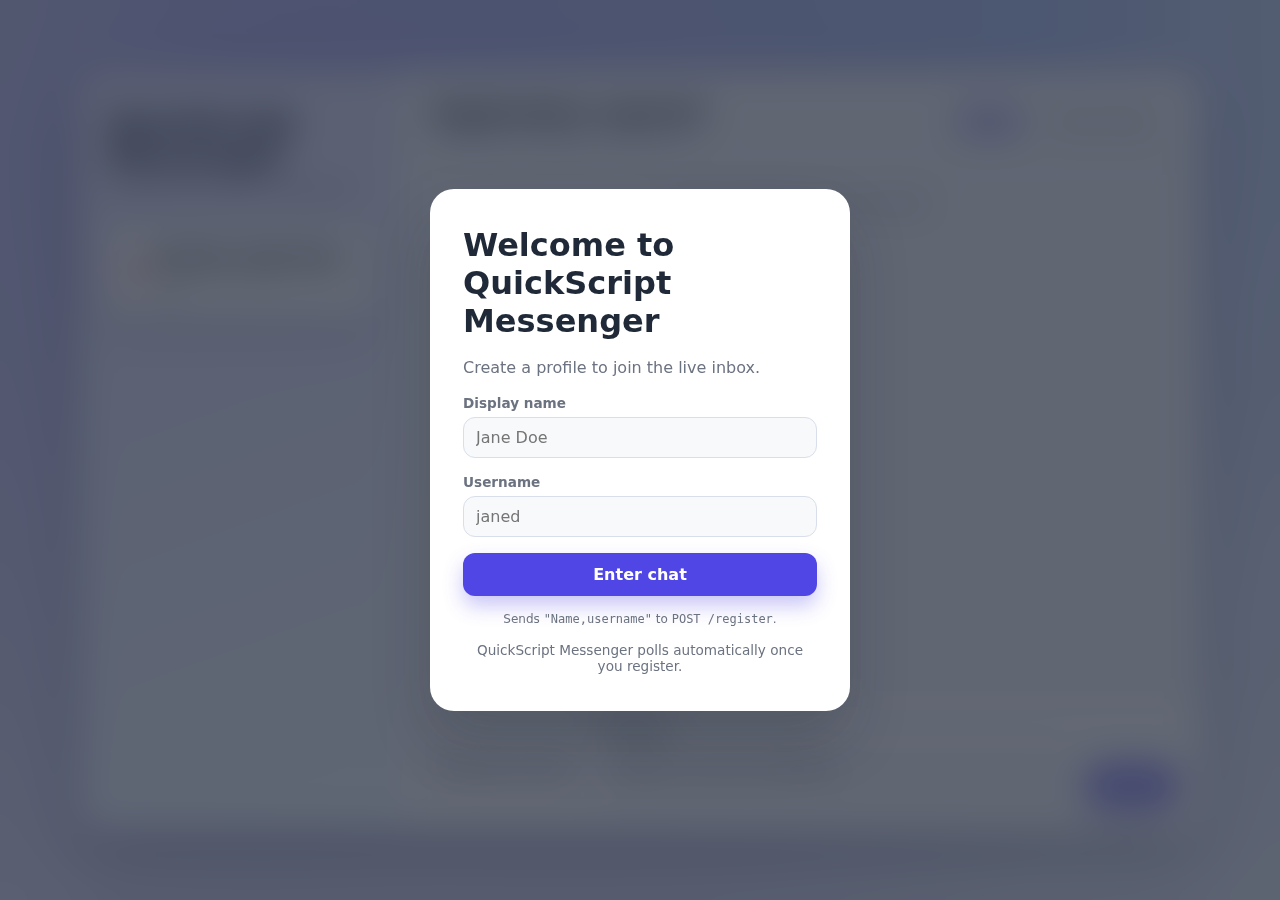
<file: index.html>
<!doctype html>
<html lang="en">

<head>
    <meta charset="utf-8" />
    <title>QuickScript Messenger</title>
    <meta name="viewport" content="width=device-width,initial-scale=1" />
    <style>
        * {
            box-sizing: border-box;
        }

        :root {
            color-scheme: light;
            --bg: #f3f4f7;
            --surface: #ffffff;
            --surface-alt: #f8f9fb;
            --border: #d8deea;
            --accent: #4f46e5;
            --accent-soft: rgba(79, 70, 229, 0.12);
            --text-primary: #1f2937;
            --text-secondary: #6b7280;
            --shadow: 0 30px 60px rgba(15, 23, 42, 0.18);
        }

        @media (prefers-color-scheme: dark) {
            :root {
                color-scheme: dark;
                --bg: #0f172a;
                --surface: #111827;
                --surface-alt: #1f2937;
                --border: #1f2937;
                --accent: #818cf8;
                --accent-soft: rgba(129, 140, 248, 0.2);
                --text-primary: #e2e8f0;
                --text-secondary: #9ca3af;
                --shadow: 0 30px 60px rgba(2, 6, 23, 0.6);
            }
        }

        body {
            margin: 0;
            min-height: 100vh;
            display: flex;
            align-items: center;
            justify-content: center;
            background: radial-gradient(80% 120% at 20% 20%, rgba(79, 70, 229, 0.3), transparent),
                radial-gradient(80% 120% at 80% 0%, rgba(59, 130, 246, 0.25), transparent), var(--bg);
            font-family: "Inter", "Segoe UI", system-ui, -apple-system, BlinkMacSystemFont, sans-serif;
            color: var(--text-primary);
            padding: 32px 12px;
        }

        .overlay {
            position: fixed;
            inset: 0;
            display: flex;
            align-items: center;
            justify-content: center;
            padding: 24px;
            background: rgba(15, 23, 42, 0.65);
            backdrop-filter: blur(18px);
            transition: opacity 0.35s ease;
            z-index: 999;
        }

        .overlay.hidden {
            opacity: 0;
            pointer-events: none;
        }

        .overlay-content {
            width: min(420px, 100%);
        }

        .overlay-card {
            background: var(--surface);
            border-radius: 24px;
            padding: 36px 32px;
            box-shadow: 0 30px 60px rgba(15, 23, 42, 0.2);
            border: 1px solid rgba(255, 255, 255, 0.28);
            display: flex;
            flex-direction: column;
            gap: 18px;
        }

        .overlay-card h1 {
            margin: 0;
            font-size: 2rem;
        }

        .overlay-card p {
            margin: 0;
            color: var(--text-secondary);
        }

        .overlay-form {
            display: flex;
            flex-direction: column;
            gap: 16px;
        }

        .overlay-form .hint {
            text-align: center;
        }

        .overlay-submit {
            width: 100%;
            padding: 12px;
            font-weight: 600;
        }

        .overlay-status {
            min-height: 1.2em;
            text-align: center;
            font-size: 0.85rem;
            color: var(--text-secondary);
        }

        .overlay-status.error {
            color: #ef4444;
        }

        .overlay-status.success {
            color: #22c55e;
        }

        .app {
            display: flex;
            width: min(1120px, 100%);
            height: min(760px, 95vh);
            background: var(--surface);
            border-radius: 26px;
            overflow: hidden;
            box-shadow: var(--shadow);
        }

        .sidebar {
            flex: 0 0 320px;
            display: flex;
            flex-direction: column;
            gap: 28px;
            padding: 36px 28px;
            background: linear-gradient(160deg, rgba(79, 70, 229, 0.14), rgba(14, 165, 233, 0.05));
            border-right: 1px solid var(--border);
        }

        .brand {
            display: flex;
            flex-direction: column;
            gap: 8px;
        }

        .brand-title {
            margin: 0;
            font-weight: 700;
            font-size: 1.8rem;
        }

        .brand-subtitle {
            margin: 0;
            font-size: 0.9rem;
            color: var(--text-secondary);
        }

        .card {
            background: var(--surface);
            border-radius: 18px;
            border: 1px solid rgba(255, 255, 255, 0.4);
            box-shadow: 0 15px 35px rgba(15, 23, 42, 0.12);
            padding: 18px 20px;
        }

        .card h2 {
            margin: 0 0 16px;
            font-size: 1.1rem;
        }

        label {
            display: block;
            font-size: 0.85rem;
            font-weight: 600;
            margin-bottom: 6px;
            color: var(--text-secondary);
        }

        input,
        textarea {
            width: 100%;
            padding: 10px 12px;
            border-radius: 12px;
            border: 1px solid var(--border);
            background: var(--surface-alt);
            color: inherit;
            font: inherit;
            transition: border 0.2s, box-shadow 0.2s;
        }

        input:focus,
        textarea:focus {
            outline: none;
            border-color: var(--accent);
            box-shadow: 0 0 0 3px var(--accent-soft);
        }

        textarea {
            resize: none;
        }

        button {
            font: inherit;
            cursor: pointer;
            border-radius: 12px;
            border: none;
            padding: 10px 14px;
            transition: transform 0.15s ease, box-shadow 0.2s ease;
        }

        button:disabled {
            opacity: 0.6;
            cursor: not-allowed;
        }

        .primary-button {
            background: var(--accent);
            color: #fff;
            box-shadow: 0 10px 20px rgba(79, 70, 229, 0.3);
        }

        .secondary-button {
            width: 100%;
            background: var(--surface-alt);
            border: 1px solid var(--border);
            color: var(--text-primary);
        }

        .ghost-button {
            background: transparent;
            border: 1px solid transparent;
            color: var(--text-secondary);
            padding: 8px 12px;
        }

        .primary-button:hover,
        .secondary-button:hover,
        .ghost-button:hover {
            transform: translateY(-1px);
        }

        .hint {
            margin-top: 12px;
            font-size: 0.75rem;
            color: var(--text-secondary);
        }

        .status {
            display: flex;
            align-items: center;
            gap: 12px;
        }

        .status-indicator {
            width: 12px;
            height: 12px;
            border-radius: 50%;
            background: #ef4444;
            box-shadow: 0 0 0 3px rgba(239, 68, 68, 0.18);
        }

        .status-indicator.online {
            background: #22c55e;
            box-shadow: 0 0 0 3px rgba(34, 197, 94, 0.18);
        }

        .status-title {
            font-weight: 600;
            margin-bottom: 2px;
        }

        .status-subtitle {
            font-size: 0.8rem;
            color: var(--text-secondary);
        }

        .chat {
            flex: 1;
            display: flex;
            flex-direction: column;
            background: var(--surface-alt);
        }

        .chat-header {
            display: flex;
            justify-content: space-between;
            align-items: center;
            padding: 28px 32px 20px;
            border-bottom: 1px solid var(--border);
            gap: 16px;
        }

        .chat-header h2 {
            margin: 0;
            font-size: 1.4rem;
        }

        .chat-header p {
            margin: 4px 0 0;
            font-size: 0.9rem;
            color: var(--text-secondary);
        }

        .header-actions {
            display: flex;
            align-items: center;
            gap: 12px;
        }

        .user-chip {
            padding: 8px 12px;
            border-radius: 999px;
            background: var(--accent-soft);
            color: var(--accent);
            font-weight: 600;
        }

        .messages {
            flex: 1;
            padding: 28px 32px;
            overflow-y: auto;
            display: flex;
            flex-direction: column;
            gap: 16px;
        }

        .message {
            display: flex;
            flex-direction: column;
            gap: 6px;
            max-width: 75%;
        }

        .message.system {
            max-width: 100%;
            align-items: center;
            text-align: center;
            color: var(--text-secondary);
            font-size: 0.85rem;
        }

        .bubble {
            padding: 12px 16px;
            border-radius: 18px;
            background: var(--surface);
            border: 1px solid rgba(148, 163, 184, 0.18);
            line-height: 1.5;
            word-break: break-word;
        }

        .message.incoming .bubble {
            background: #484848;
        }

        .message.outgoing {
            align-self: flex-end;
        }

        .message.outgoing .bubble {
            background: var(--accent);
            color: #fff;
            border-color: transparent;
        }

        .message.system .bubble {
            background: transparent;
            border: none;
            padding: 0;
        }

        .meta {
            font-size: 0.75rem;
            color: var(--text-secondary);
        }

        .message.outgoing .meta {
            align-self: flex-end;
        }

        .composer {
            display: grid;
            grid-template-columns: 160px 1fr auto;
            gap: 16px;
            padding: 20px 24px 24px;
            background: var(--surface);
            border-top: 1px solid var(--border);
        }

        .field {
            display: flex;
            flex-direction: column;
            gap: 6px;
        }

        .field-grow {
            grid-column: span 1;
        }

        #sendBtn {
            align-self: end;
            padding: 12px 22px;
            background: var(--accent);
            color: #fff;
            font-weight: 600;
            box-shadow: 0 12px 22px rgba(79, 70, 229, 0.28);
            border-radius: 18px;
        }

        #sendBtn:hover {
            transform: translateY(-1px);
        }

        @media (max-width: 980px) {
            .app {
                flex-direction: column;
                height: auto;
            }

            .sidebar {
                flex-direction: row;
                flex-wrap: wrap;
                gap: 16px;
                border-right: none;
                border-bottom: 1px solid var(--border);
            }

            .sidebar .card,
            .sidebar .status {
                flex: 1 1 280px;
            }

            .chat {
                min-height: 520px;
            }

            .messages {
                padding: 24px;
            }

            .composer {
                grid-template-columns: 1fr;
            }

            #sendBtn {
                justify-self: stretch;
            }
        }

        @media (max-width: 620px) {
            body {
                padding: 0;
            }

            .app {
                border-radius: 0;
                height: 100vh;
            }
        }
    </style>
</head>

<body>
    <div id="registrationOverlay" class="overlay">
        <div class="overlay-content">
            <div class="overlay-card">
                <h1>Welcome to QuickScript Messenger</h1>
                <p id="overlaySubtitle">Create a profile to join the live inbox.</p>
                <form id="registerForm" class="overlay-form" autocomplete="off">
                    <div>
                        <label for="name">Display name</label>
                        <input id="name" name="name" placeholder="Jane Doe" />
                    </div>
                    <div>
                        <label for="username">Username</label>
                        <input id="username" name="username" placeholder="janed" />
                    </div>
                    <button type="submit" class="primary-button overlay-submit">Enter chat</button>
                    <p class="hint overlay-hint">Sends <code>"Name,username"</code> to <code>POST /register</code>.</p>
                    <div id="overlayStatus" class="overlay-status" role="status" aria-live="polite"></div>
                </form>
            </div>
        </div>
    </div>

    <div class="app">
        <aside class="sidebar">
            <div class="brand">
                <h1 class="brand-title">QuickScript Messenger</h1>
                <p class="brand-subtitle">Powered by the <code>main.qx</code> backend</p>
            </div>

            <div class="card status">
                <div id="statusIndicator" class="status-indicator"></div>
                <div>
                    <div id="statusTitle" class="status-title">Awaiting registration</div>
                    <div id="statusSubtitle" class="status-subtitle">Complete the dialog to unlock chat.</div>
                </div>
            </div>
        </aside>

        <main class="chat">
            <header class="chat-header">
                <div>
                    <h2 id="chatTitle">Registration required</h2>
                    <p id="chatSubtitle">Complete the dialog to unlock chat.</p>
                </div>
                <div class="header-actions">
                    <div id="userChip" class="user-chip">Guest</div>
                    <button id="clearBtn" type="button" class="ghost-button">Clear history</button>
                </div>
            </header>

            <section id="messages" class="messages" aria-live="polite"></section>

            <form id="messageForm" class="composer" autocomplete="off">
                <div class="field">
                    <label for="receiver">To</label>
                    <input id="receiver" name="receiver" placeholder="Recipient username" />
                </div>
                <div class="field field-grow">
                    <label for="message">Message</label>
                    <textarea id="message" name="message" rows="2" placeholder="Write a message…"></textarea>
                </div>
                <button id="sendBtn" type="submit">Send</button>
            </form>
        </main>
    </div>

    <script>
        (function () {
            const registerForm = document.getElementById('registerForm');
            const messageForm = document.getElementById('messageForm');
            const nameInput = document.getElementById('name');
            const usernameInput = document.getElementById('username');
            const receiverInput = document.getElementById('receiver');
            const messageInput = document.getElementById('message');
            const sendBtn = document.getElementById('sendBtn');
            const clearBtn = document.getElementById('clearBtn');
            const messagesEl = document.getElementById('messages');
            const statusIndicator = document.getElementById('statusIndicator');
            const statusTitle = document.getElementById('statusTitle');
            const statusSubtitle = document.getElementById('statusSubtitle');
            const chatTitle = document.getElementById('chatTitle');
            const chatSubtitle = document.getElementById('chatSubtitle');
            const userChip = document.getElementById('userChip');
            const overlay = document.getElementById('registrationOverlay');
            const overlayStatus = document.getElementById('overlayStatus');

            const messages = [];
            const POLL_INTERVAL_MS = 3000;
            const conversationCounters = new Map();

            let registeredUser = { name: '', username: '' };
            let pollId = null;

            function formatTime(date) {
                return new Intl.DateTimeFormat([], { hour: '2-digit', minute: '2-digit' }).format(date);
            }

            function addMessage(type, text, meta = {}) {
                messages.push({
                    type,
                    text,
                    timestamp: meta.timestamp || new Date(),
                    from: meta.from || '',
                    to: meta.to || ''
                });
                if (messages.length > 400) {
                    messages.shift();
                }
                renderMessages();
            }

            function renderMessages() {
                messagesEl.innerHTML = '';
                for (const msg of messages) {
                    const item = document.createElement('div');
                    item.className = `message ${msg.type}`;

                    const bubble = document.createElement('div');
                    bubble.className = 'bubble';
                    bubble.textContent = msg.text;
                    item.appendChild(bubble);

                    const metaEl = document.createElement('div');
                    metaEl.className = 'meta';
                    const time = formatTime(msg.timestamp);
                    if (msg.type === 'outgoing') {
                        metaEl.textContent = msg.to ? `You → ${msg.to} • ${time}` : `You • ${time}`;
                    } else if (msg.type === 'incoming') {
                        metaEl.textContent = `${msg.from || 'Inbox'} • ${time}`;
                    } else {
                        metaEl.textContent = time;
                    }
                    item.appendChild(metaEl);

                    messagesEl.appendChild(item);
                }
                messagesEl.scrollTop = messagesEl.scrollHeight;
            }

            async function postPlain(url, bodyText) {
                try {
                    const res = await fetch(url, {
                        method: 'POST',
                        headers: { 'Content-Type': 'text/plain' },
                        body: bodyText
                    });
                    const text = await res.text();
                    return { ok: res.ok, text, status: res.status };
                } catch (err) {
                    return { ok: false, text: String(err), status: 0 };
                }
            }

            function showOverlayStatus(text, state) {
                if (!overlayStatus) {
                    return;
                }
                overlayStatus.textContent = text;
                overlayStatus.classList.remove('error', 'success');
                if (state === 'error') {
                    overlayStatus.classList.add('error');
                } else if (state === 'success') {
                    overlayStatus.classList.add('success');
                }
            }

            function setComposerEnabled(enabled) {
                receiverInput.disabled = !enabled;
                messageInput.disabled = !enabled;
                sendBtn.disabled = !enabled;
                messageInput.placeholder = enabled ? 'Write a message…' : 'Register to start messaging';
            }

            function updateChatContext() {
                if (!registeredUser.username) {
                    chatTitle.textContent = 'Registration required';
                    chatSubtitle.textContent = 'Complete the dialog to unlock chat.';
                    return;
                }
                const receiver = receiverInput.value.trim();
                if (receiver) {
                    chatTitle.textContent = `Chat with ${receiver}`;
                    chatSubtitle.textContent = `Messages will deliver to @${receiver}.`;
                } else {
                    chatTitle.textContent = 'New conversation';
                    chatSubtitle.textContent = 'Choose a recipient and send a message to begin.';
                }
            }

            function startPolling() {
                if (pollId) {
                    return;
                }
                conversationCounters.clear();
                pollId = setInterval(pollOnce, POLL_INTERVAL_MS);
                pollOnce();
            }

            function setRegisteredState(name, username) {
                registeredUser = { name, username };
                nameInput.value = name;
                usernameInput.value = username;
                const isRegistered = Boolean(username);
                if (isRegistered) {
                    statusIndicator.classList.add('online');
                    statusTitle.textContent = `Signed in as @${username}`;
                    statusSubtitle.textContent = name ? `${name} is listening for updates.` : 'Listening for new updates.';
                    userChip.textContent = `@${username}`;
                } else {
                    statusIndicator.classList.remove('online');
                    statusTitle.textContent = 'Awaiting registration';
                    statusSubtitle.textContent = 'Complete the dialog to unlock chat.';
                    userChip.textContent = 'Guest';
                }

                setComposerEnabled(isRegistered);
                conversationCounters.clear();

                if (overlay) {
                    overlay.classList.toggle('hidden', isRegistered);
                }

                updateChatContext();

                if (isRegistered) {
                    addMessage('system', `Registered as @${username}.`);
                    addMessage('system', 'Listening for new messages…');
                    startPolling();
                }
            }

            registerForm.addEventListener('submit', async (event) => {
                event.preventDefault();
                const name = nameInput.value.trim();
                const username = usernameInput.value.trim();
                if (!name || !username) {
                    showOverlayStatus('Please provide both a display name and a username.', 'error');
                    return;
                }
                const payload = `${name},${username}`;
                showOverlayStatus(`Registering @${username}…`);
                const response = await postPlain('/register', payload);
                if (!response.ok) {
                    showOverlayStatus(`Registration failed (${response.status}): ${response.text}`, 'error');
                    addMessage('system', `Registration failed (${response.status}): ${response.text}`);
                    return;
                }
                showOverlayStatus('Registration successful! Entering the chat…', 'success');
                setRegisteredState(name, username);
            });

            messageForm.addEventListener('submit', async (event) => {
                event.preventDefault();
                const receiver = receiverInput.value.trim();
                const message = messageInput.value.trim();
                const sender = registeredUser.username.trim();
                if (!sender) {
                    addMessage('system', 'Please complete registration before sending messages.');
                    return;
                }
                if (!receiver || !message) {
                    addMessage('system', 'Receiver and message are required.');
                    return;
                }
                const payload = `${sender},${receiver},${message}`;
                addMessage('outgoing', message, { to: receiver });
                messageInput.value = '';
                messageInput.focus();
                const response = await postPlain('/message', payload);
                if (!response.ok) {
                    addMessage('system', `Delivery failed (${response.status}): ${response.text}`);
                } else {
                    addMessage('system', `Delivered to @${receiver} (${response.status}): ${response.text}`);
                    // Let the next poll refresh from the server’s history; do not pre-increment the counter,
                    // otherwise first messages for a peer get skipped.
                    conversationCounters.delete(receiver);
                }
            });

            clearBtn.addEventListener('click', () => {
                messages.length = 0;
                renderMessages();
                addMessage('system', 'Conversation cleared locally.');
            });

            receiverInput.addEventListener('input', updateChatContext);

            async function pollOnce() {
                const username = registeredUser.username.trim();
                if (!username) {
                    return;
                }
                const response = await postPlain('/getmessage', username);
                console.log(response);
                if (!response.ok) {
                    addMessage('system', `Polling error (${response.status}): ${response.text}`);
                    return;
                }
                const text = response.text.trim();
                if (!text) {
                    return;
                }
                try {
                    const payload = JSON.parse(text);
                    if (!Array.isArray(payload)) {
                        addMessage('system', `Unexpected payload: ${text}`);
                        return;
                    }
                    if (payload.length === 0) {
                        return;
                    }

                    for (const conversation of payload) {
                        if (!conversation || typeof conversation !== 'object') {
                            continue;
                        }
                        const peer = typeof conversation.with === 'string' ? conversation.with : '';
                        if (!peer) {
                            continue;
                        }
                        const history = Array.isArray(conversation.messages) ? conversation.messages : [];
                        const processed = conversationCounters.get(peer) || 0;

                        for (let idx = processed; idx < history.length; idx += 1) {
                            const entry = history[idx];
                            if (!entry || typeof entry !== 'object') {
                                continue;
                            }
                            const sender = typeof entry.sender === 'string' ? entry.sender : '';
                            const receiver = typeof entry.receiver === 'string' ? entry.receiver : '';
                            const body = typeof entry.body === 'string' ? entry.body : '';
                            if (!body) {
                                continue;
                            }

                            const direction = sender === registeredUser.username ? 'outgoing' : 'incoming';
                            const meta = direction === 'outgoing'
                                ? { to: receiver || peer }
                                : { from: sender || peer };
                            addMessage(direction, body, meta);

                            if (!receiverInput.value && direction === 'incoming') {
                                receiverInput.value = sender || peer;
                                updateChatContext();
                            }
                        }

                        conversationCounters.set(peer, history.length);
                    }
                } catch (err) {
                    addMessage('system', `Failed to parse inbox: ${err}`);
                }
            }

            window.addEventListener('beforeunload', () => {
                if (pollId) {
                    clearInterval(pollId);
                }
            });

            setRegisteredState('', '');
            showOverlayStatus('QuickScript Messenger polls automatically once you register.');
            addMessage('system', 'Welcome! Register to start messaging.');
        })();
    </script>
</body>

</html>
</file>
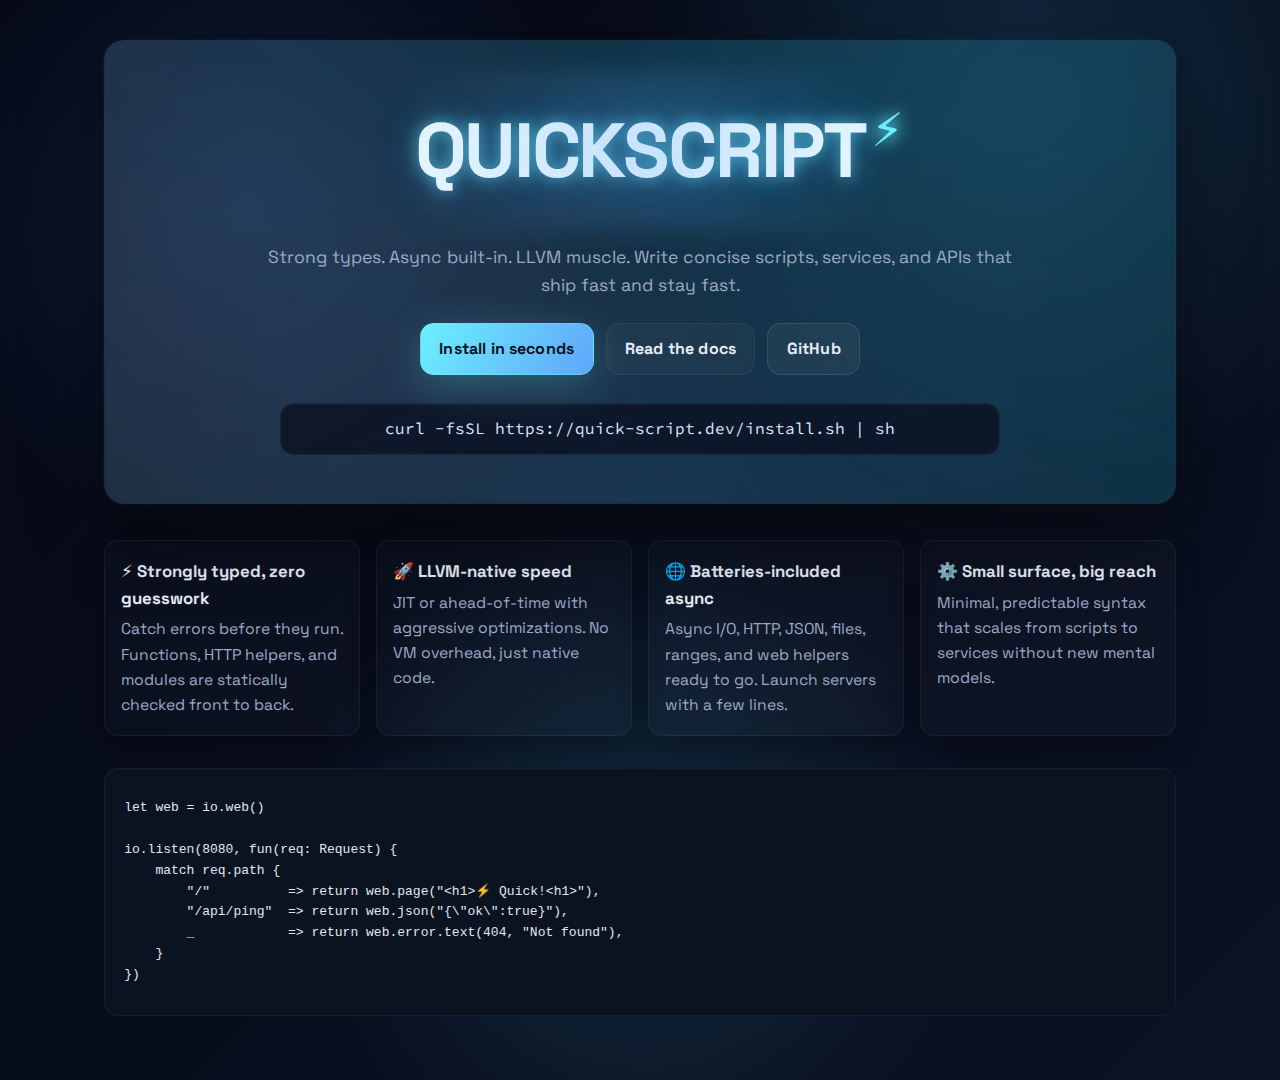
<file: lander/index.html>
<!doctype html>
<html lang="en">
    <head>
        <meta charset="UTF-8" />
        <meta name="viewport" content="width=device-width, initial-scale=1.0" />
        <title>QuickScript</title>
        <link rel="preconnect" href="https://fonts.googleapis.com" />
        <link rel="preconnect" href="https://fonts.gstatic.com" crossorigin />
        <link
            href="https://fonts.googleapis.com/css2?family=Space+Grotesk:wght@400;500;600&family=Source+Code+Pro:wght@500&display=swap"
            rel="stylesheet"
        />
        <style>
            :root {
                --bg: #050915;
                --bg2: #0b1223;
                --card: #0c1325;
                --text: #e6ecf8;
                --muted: #9ca8c7;
                --accent: #6cf0ff;
                --accent-strong: #60a5fa;
                --border: rgba(255, 255, 255, 0.06);
            }

            * {
                box-sizing: border-box;
            }

            body {
                margin: 0;
                min-height: 100vh;
                background: radial-gradient(circle at 20% 20%, #0f1f3d, transparent 25%),
                    radial-gradient(circle at 80% 10%, #112a42, transparent 28%),
                    radial-gradient(circle at 50% 80%, #122a3f, transparent 32%),
                    linear-gradient(135deg, var(--bg), var(--bg2));
                color: var(--text);
                font-family:
                    "Space Grotesk",
                    "Inter",
                    system-ui,
                    -apple-system,
                    sans-serif;
                line-height: 1.6;
            }

            .page {
                max-width: 1120px;
                margin: 0 auto;
                padding: 2.5rem 1.5rem 4rem;
            }

            .hero {
                position: relative;
                overflow: hidden;
                border: 1px solid var(--border);
                border-radius: 20px;
                background: linear-gradient(145deg, rgba(96, 165, 250, 0.08), rgba(6, 182, 212, 0.12)),
                    linear-gradient(120deg, rgba(255, 255, 255, 0.03), rgba(255, 255, 255, 0));
                box-shadow: 0 25px 80px rgba(0, 0, 0, 0.45), 0 0 0 1px rgba(255, 255, 255, 0.03);
                padding: 3rem 2.25rem;
            }

            .hero::before,
            .hero::after {
                content: "";
                position: absolute;
                inset: -40%;
                background: conic-gradient(
                    from 90deg,
                    rgba(108, 240, 255, 0.08),
                    rgba(96, 165, 250, 0.2),
                    rgba(255, 255, 255, 0.08),
                    rgba(6, 182, 212, 0.2),
                    rgba(108, 240, 255, 0.08)
                );
                filter: blur(70px);
                opacity: 0.5;
                animation: pulse 6s linear infinite;
            }

            .hero::after {
                animation-direction: reverse;
                opacity: 0.35;
            }

            @keyframes pulse {
                0% {
                    transform: rotate(0deg) scale(1);
                }
                50% {
                    transform: rotate(180deg) scale(1.02);
                }
                100% {
                    transform: rotate(360deg) scale(1);
                }
            }

            .hero-content {
                position: relative;
                z-index: 1;
                text-align: center;
            }

            .logo-burst {
                display: inline-flex;
                align-items: center;
                justify-content: center;
                margin-bottom: 1.2rem;
                position: relative;
            }

            .logo-burst::after {
                content: "";
                position: absolute;
                inset: -18px;
                background: radial-gradient(circle, rgba(96, 165, 250, 0.3), rgba(96, 165, 250, 0));
                filter: blur(12px);
                opacity: 0.8;
            }

            .hero-title {
                margin: 0;
                font-size: clamp(2.8rem, 7vw, 4.8rem);
                letter-spacing: -0.03em;
                font-weight: 700;
                text-transform: uppercase;
                color: #e8f7ff;
                text-shadow:
                    0 0 15px rgba(108, 240, 255, 0.6),
                    0 0 30px rgba(96, 165, 250, 0.35),
                    0 0 45px rgba(6, 182, 212, 0.3);
                position: relative;
            }

            .hero-title::after {
                content: "⚡";
                position: absolute;
                right: -1.2ch;
                top: 0.1em;
                font-size: 0.6em;
                color: var(--accent);
                filter: drop-shadow(0 0 8px rgba(108, 240, 255, 0.8));
                animation: flicker 1.8s infinite;
            }

            @keyframes flicker {
                0%,
                19%,
                21%,
                23%,
                64%,
                100% {
                    opacity: 0.98;
                }
                20%,
                22%,
                63% {
                    opacity: 0.4;
                }
            }

            .hero-sub {
                max-width: 760px;
                margin: 0.75rem auto 1.5rem;
                color: var(--muted);
                font-size: 1.1rem;
            }

            .cta-row {
                display: flex;
                gap: 0.75rem;
                flex-wrap: wrap;
                justify-content: center;
                margin: 1.25rem 0 0.5rem;
            }

            .btn {
                display: inline-flex;
                align-items: center;
                gap: 0.35rem;
                padding: 0.75rem 1.15rem;
                border-radius: 14px;
                border: 1px solid var(--border);
                font-weight: 700;
                color: var(--text);
                text-decoration: none;
                letter-spacing: 0.01em;
                transition:
                    transform 140ms ease,
                    border-color 140ms ease,
                    background 140ms ease,
                    box-shadow 140ms ease;
                background: rgba(255, 255, 255, 0.03);
            }

            .btn.primary {
                background: linear-gradient(120deg, var(--accent), var(--accent-strong));
                color: #041220;
                border-color: rgba(108, 240, 255, 0.4);
                box-shadow: 0 10px 40px rgba(108, 240, 255, 0.25);
            }

            .btn.github {
                border-color: rgba(255, 255, 255, 0.1);
                background: rgba(255, 255, 255, 0.05);
            }

            .btn:hover {
                transform: translateY(-2px) scale(1.01);
                border-color: rgba(108, 240, 255, 0.8);
                box-shadow: 0 12px 45px rgba(108, 240, 255, 0.25);
            }

            .install {
                margin: 1.75rem auto 0;
                max-width: 720px;
                background: rgba(12, 19, 37, 0.85);
                border: 1px solid var(--border);
                border-radius: 14px;
                padding: 0.75rem 1rem;
                font-family: "Source Code Pro", Menlo, monospace;
                color: #d6e8ff;
                box-shadow: inset 0 1px 0 rgba(255, 255, 255, 0.04);
            }

            .grid {
                display: grid;
                grid-template-columns: repeat(auto-fit, minmax(240px, 1fr));
                gap: 1rem;
                margin-top: 2.25rem;
            }

            .card {
                padding: 1.1rem 1rem;
                border: 1px solid var(--border);
                border-radius: 14px;
                background: rgba(255, 255, 255, 0.02);
                box-shadow: 0 12px 30px rgba(0, 0, 0, 0.3);
            }

            .card h3 {
                margin: 0 0 0.35rem 0;
                font-size: 1.05rem;
            }

            .card p {
                margin: 0;
                color: var(--muted);
                font-size: 0.98rem;
            }

            .code-block {
                margin-top: 2rem;
                background: #0b1220;
                border: 1px solid var(--border);
                border-radius: 14px;
                padding: 1rem 1.2rem;
                font-family:
                    "Source Code Pro", "SFMono-Regular", Menlo, monospace;
                color: #e2e8f0;
                overflow: auto;
                box-shadow: inset 0 1px 0 rgba(255, 255, 255, 0.02);
            }
        </style>
    </head>

    <body>
        <div class="page">
            <header class="hero">
                <div class="hero-content">
                    <div class="logo-burst">
                        <h1 class="hero-title">QuickScript</h1>
                    </div>
                    <p class="hero-sub">
                        Strong types. Async built-in. LLVM muscle. Write concise scripts, services, and APIs that ship fast and stay fast.
                    </p>
                    <div class="cta-row">
                        <a class="btn primary" href="/docs/#quickstart">Install in seconds</a>
                        <a class="btn" href="/docs/">Read the docs</a>
                        <a
                            class="btn github"
                            href="https://github.com/trignomtry/quick"
                            target="_blank"
                            rel="noopener"
                            >GitHub</a
                        >
                    </div>
                    <div class="install">curl -fsSL https://quick-script.dev/install.sh | sh</div>
                </div>
            </header>

            <section class="grid">
                <div class="card">
                    <h3>⚡ Strongly typed, zero guesswork</h3>
                    <p>Catch errors before they run. Functions, HTTP helpers, and modules are statically checked front to back.</p>
                </div>
                <div class="card">
                    <h3>🚀 LLVM-native speed</h3>
                    <p>JIT or ahead-of-time with aggressive optimizations. No VM overhead, just native code.</p>
                </div>
                <div class="card">
                    <h3>🌐 Batteries-included async</h3>
                    <p>Async I/O, HTTP, JSON, files, ranges, and web helpers ready to go. Launch servers with a few lines.</p>
                </div>
                <div class="card">
                    <h3>⚙️ Small surface, big reach</h3>
                    <p>Minimal, predictable syntax that scales from scripts to services without new mental models.</p>
                </div>
            </section>

            <div class="code-block">
<pre>let web = io.web()

io.listen(8080, fun(req: Request) {
    match req.path {
        "/"          => return web.page("&lth1&gt⚡ Quick!&lth1&gt"),
        "/api/ping"  => return web.json("{\"ok\":true}"),
        _            => return web.error.text(404, "Not found"),
    }
})</pre>
            </div>
        </div>
    </body>
</html>
</file>
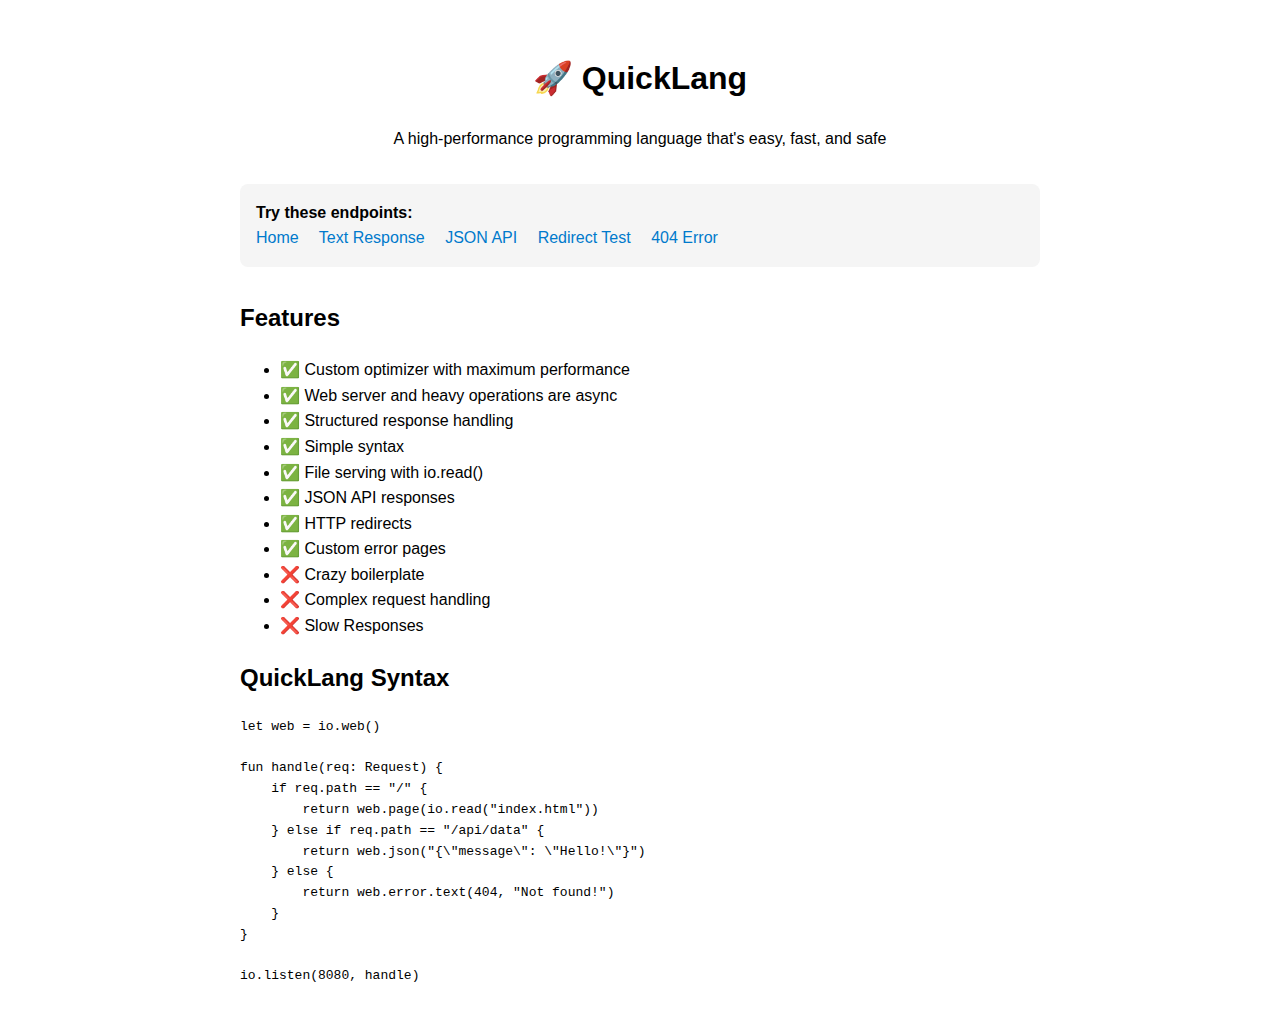
<file: test/index.html>
<!DOCTYPE html>
<html lang="en">

<head>
    <meta charset="UTF-8">
    <meta name="viewport" content="width=device-width, initial-scale=1.0">
    <title>QuickLang</title>
    <style>
        body {
            font-family: -apple-system, BlinkMacSystemFont, 'Segoe UI', Roboto, sans-serif;
            max-width: 800px;
            margin: 0 auto;
            padding: 2rem;
            line-height: 1.6;
        }

        .header {
            text-align: center;
            margin-bottom: 2rem;
        }

        .nav {
            background: #f5f5f5;
            padding: 1rem;
            border-radius: 8px;
            margin-bottom: 2rem;
        }

        .nav a {
            margin-right: 1rem;
            text-decoration: none;
            color: #007acc;
        }

        .nav a:hover {
            text-decoration: underline;
        }
    </style>
</head>

<body>
    <div class="header">
        <h1>🚀 QuickLang</h1>
        <p>A high-performance programming language that's easy, fast, and safe</p>
    </div>

    <div class="nav">
        <strong>Try these endpoints:</strong><br>
        <a href="/">Home</a>
        <a href="/hi">Text Response</a>
        <a href="/api/data">JSON API</a>
        <a href="/redirect">Redirect Test</a>
        <a href="/nonexistent">404 Error</a>
    </div>

    <h2>Features</h2>
    <ul>
        <li>✅ Custom optimizer with maximum performance</li>
        <li>✅ Web server and heavy operations are async</li>
        <li>✅ Structured response handling</li>
        <li>✅ Simple syntax</li>
        <li>✅ File serving with io.read()</li>
        <li>✅ JSON API responses</li>
        <li>✅ HTTP redirects</li>
        <li>✅ Custom error pages</li>
        <li>❌ Crazy boilerplate</li>
        <li>❌ Complex request handling</li>
        <li>❌ Slow Responses</li>
    </ul>

    <h2>QuickLang Syntax</h2>
    <pre><code>let web = io.web()

fun handle(req: Request) {
    if req.path == "/" {
        return web.page(io.read("index.html"))
    } else if req.path == "/api/data" {
        return web.json("{\"message\": \"Hello!\"}")
    } else {
        return web.error.text(404, "Not found!")
    }
}

io.listen(8080, handle)</code></pre>
</body>

</html>
</file>
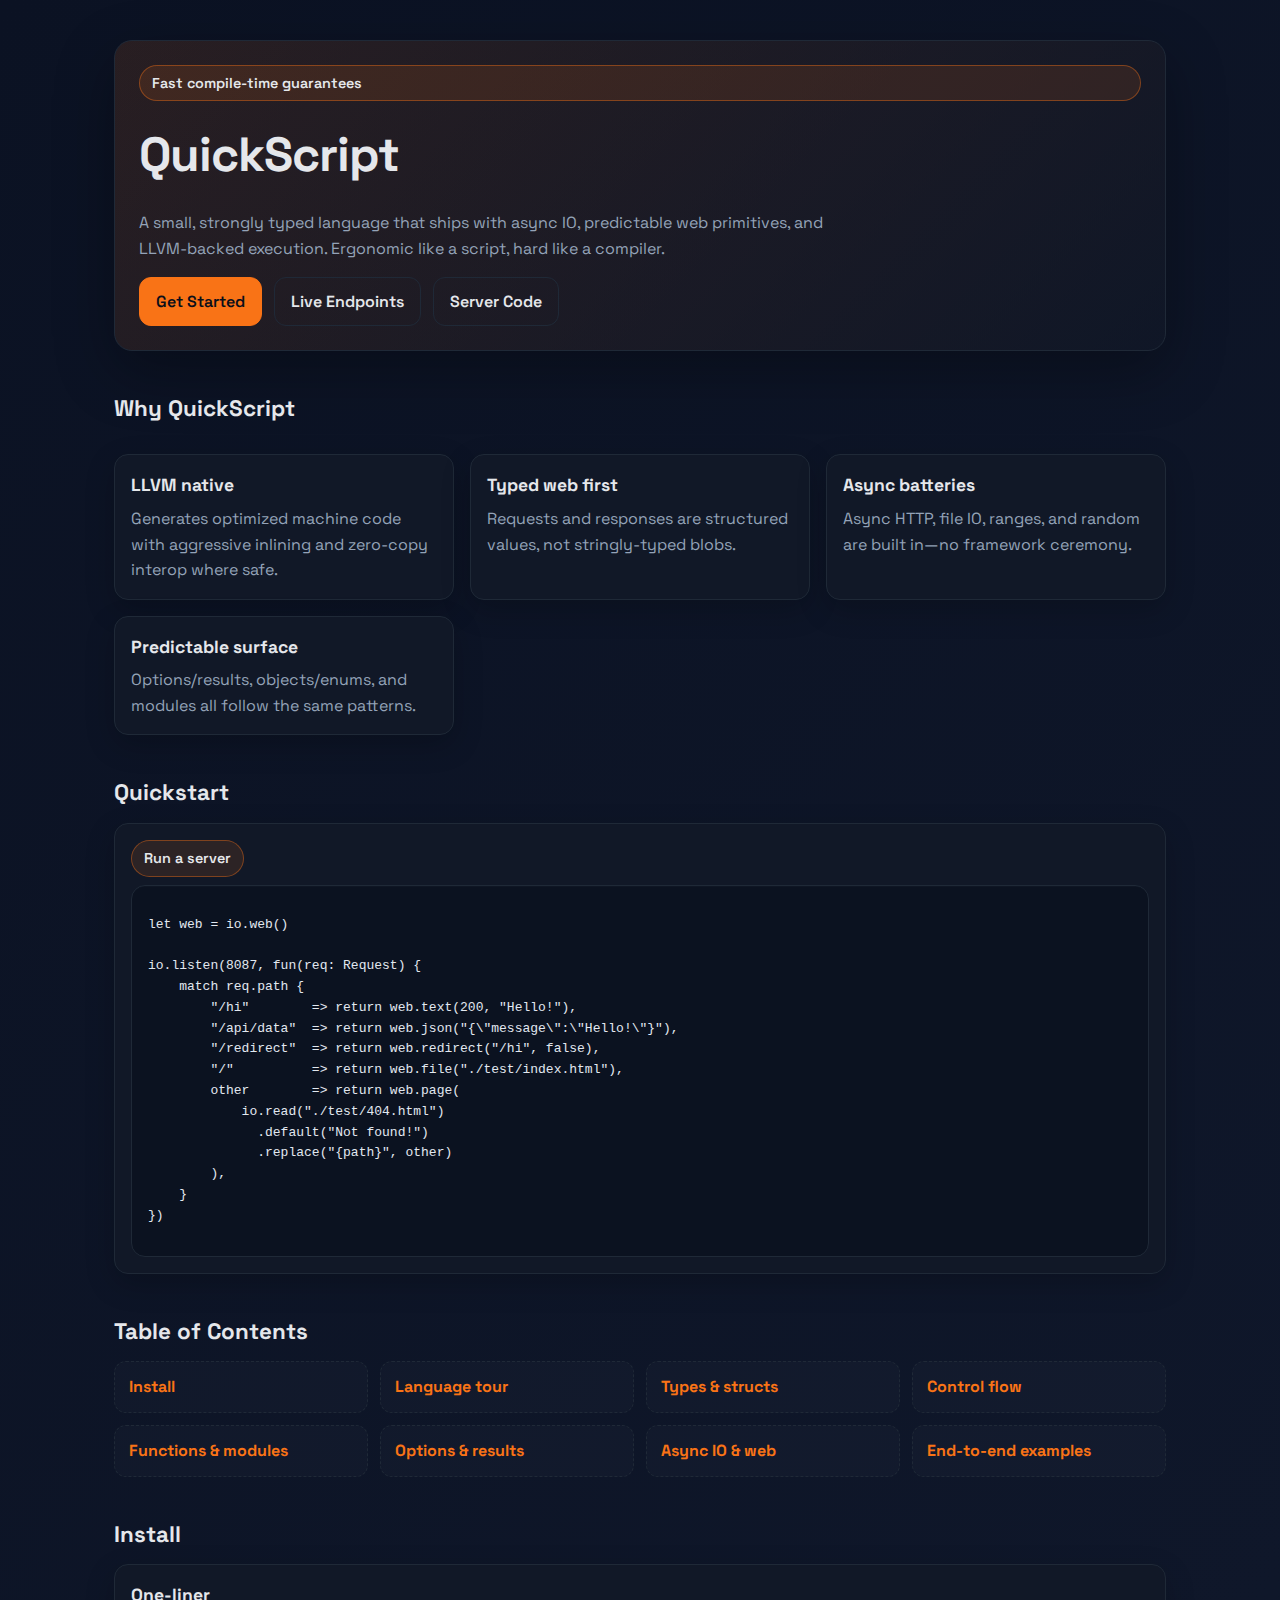
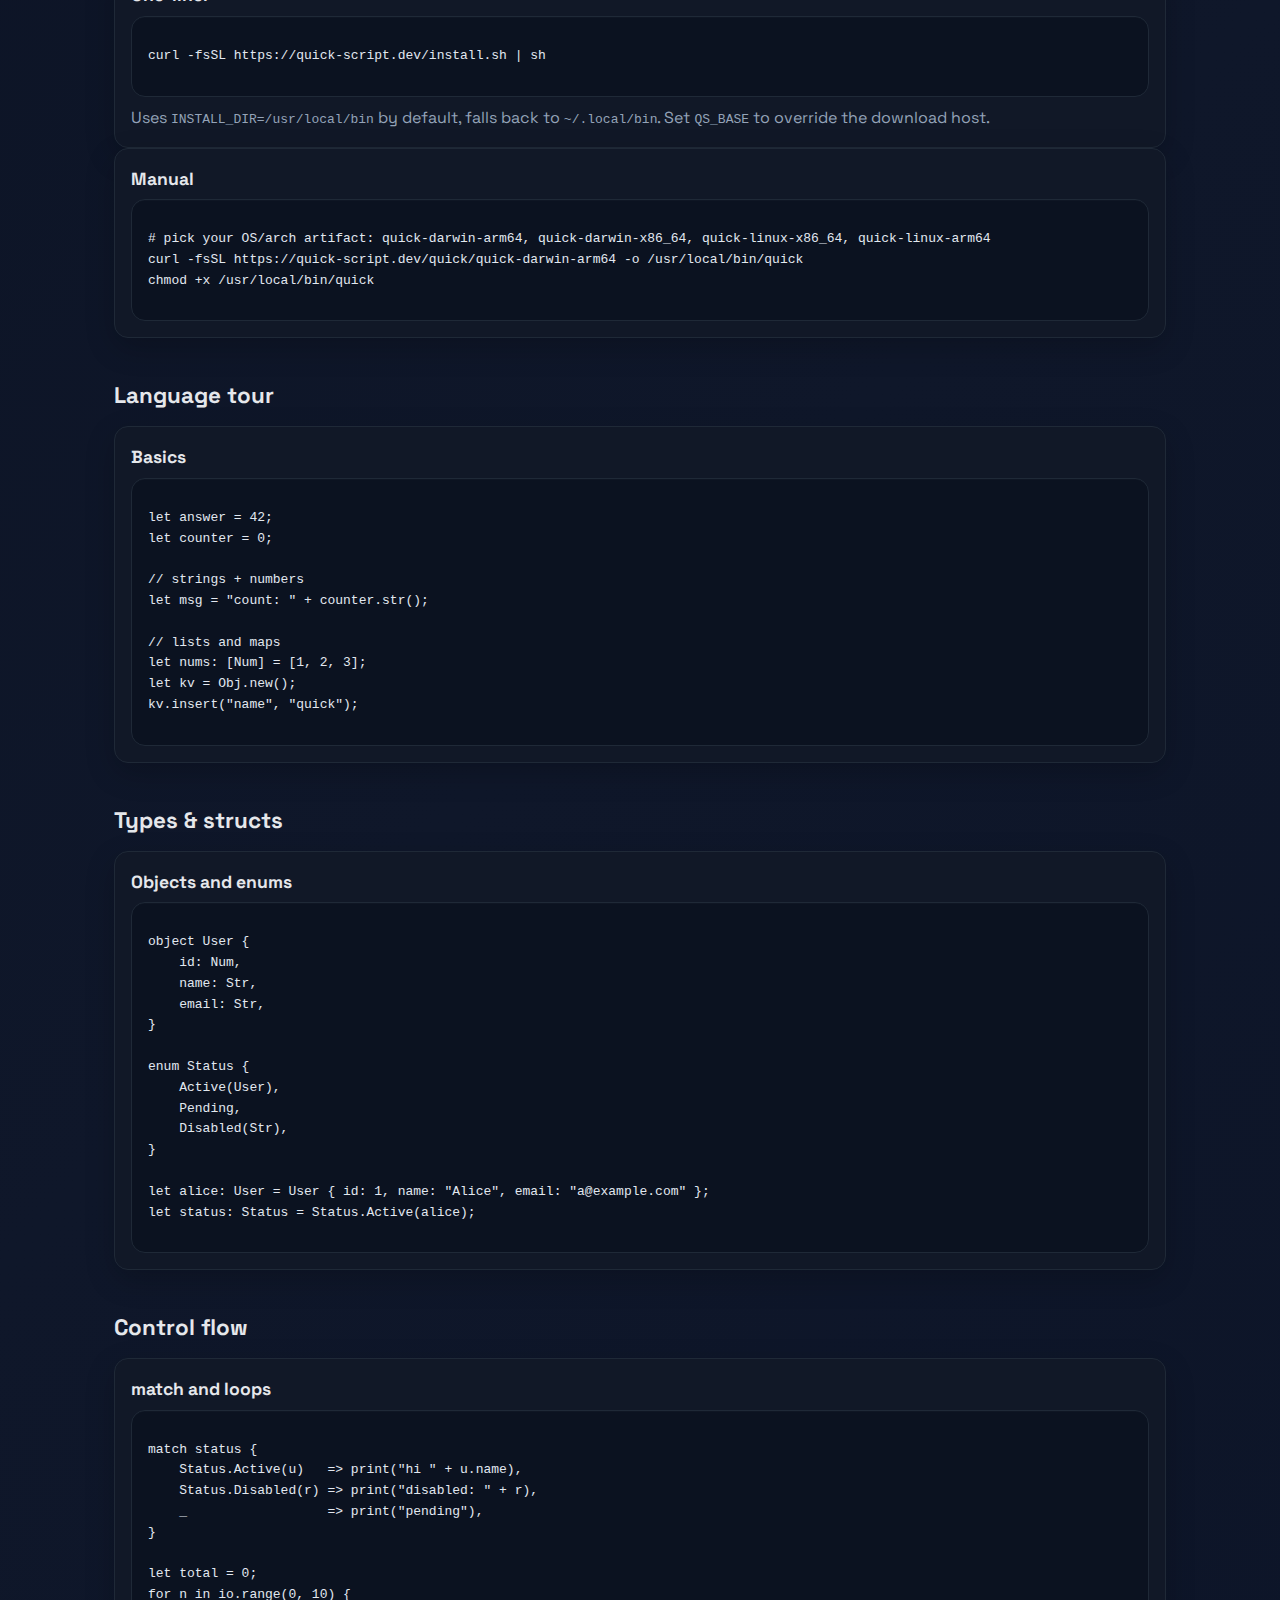
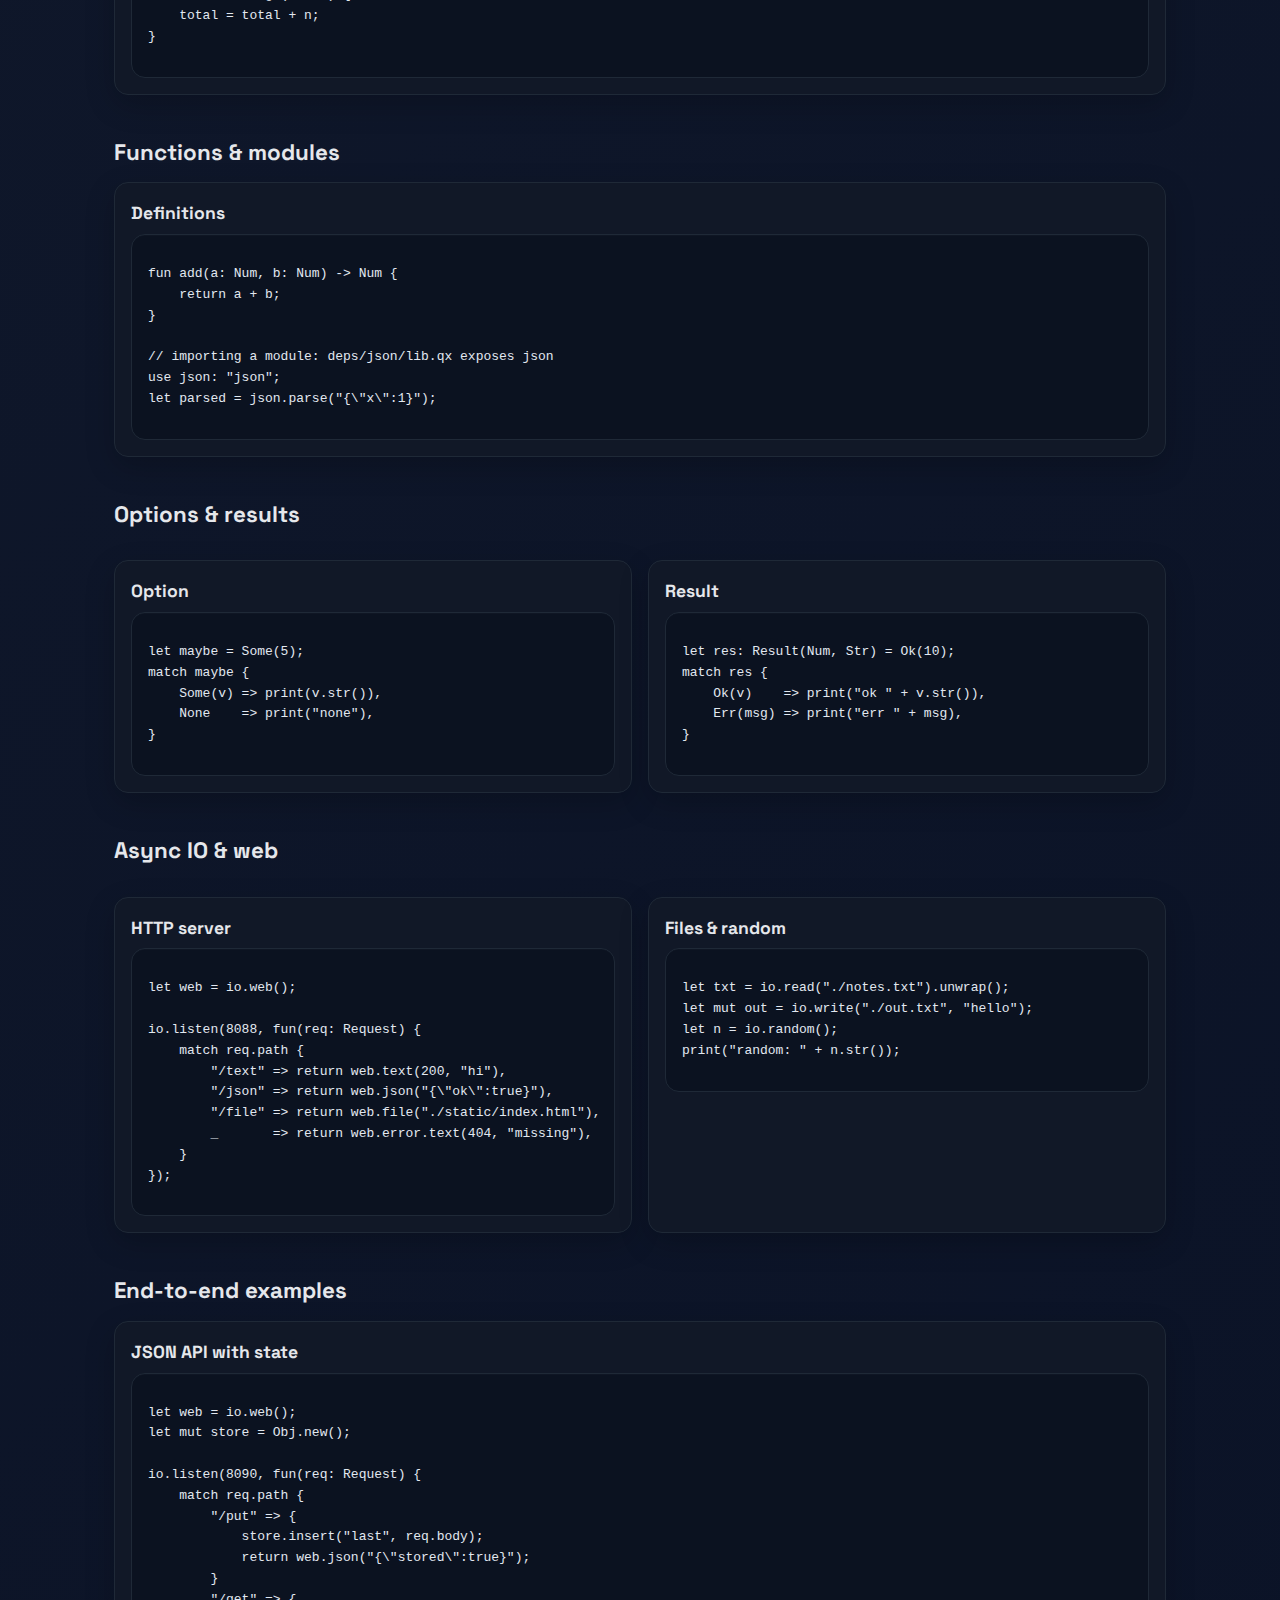
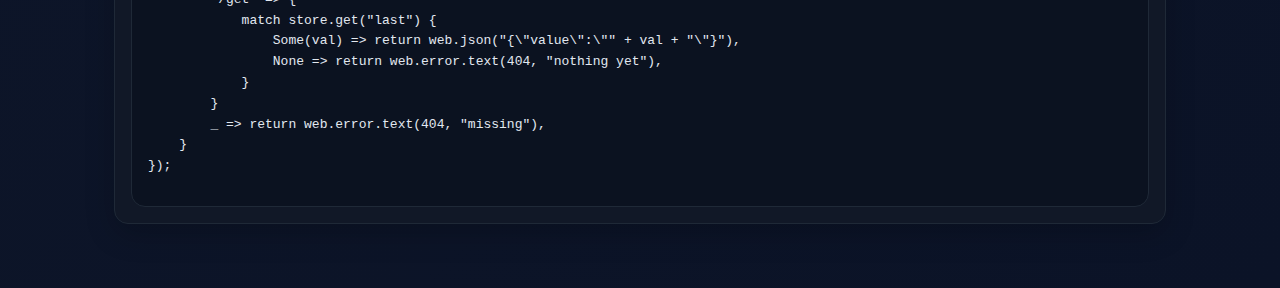
<file: lander/docs/index.html>
<!DOCTYPE html>
<html lang="en">

<head>
    <meta charset="UTF-8">
    <meta name="viewport" content="width=device-width, initial-scale=1.0">
    <title>QuickScript Guide</title>
    <link rel="preconnect" href="https://fonts.googleapis.com">
    <link rel="preconnect" href="https://fonts.gstatic.com" crossorigin>
    <link
        href="https://fonts.googleapis.com/css2?family=Space+Grotesk:wght@400;500;600&family=Source+Code+Pro:wght@500&display=swap"
        rel="stylesheet">
    <style>
        :root {
            --bg: #0f172a;
            --card: #111827;
            --text: #e5e7eb;
            --muted: #94a3b8;
            --accent: #f97316;
            --border: #1f2937;
        }

        * {
            box-sizing: border-box;
        }

        body {
            margin: 0;
            background: linear-gradient(135deg, #0b1223 0%, #0f172a 45%, #0b1327 100%);
            color: var(--text);
            font-family: 'Space Grotesk', 'Inter', system-ui, -apple-system, sans-serif;
            line-height: 1.6;
        }

        a {
            color: var(--accent);
            text-decoration: none;
        }

        a:hover {
            text-decoration: underline;
        }

        .page {
            max-width: 1100px;
            margin: 0 auto;
            padding: 2.5rem 1.5rem 4rem;
        }

        header {
            display: flex;
            flex-direction: column;
            gap: 1rem;
            padding: 1.5rem;
            border: 1px solid var(--border);
            border-radius: 18px;
            background: linear-gradient(135deg, rgba(249, 115, 22, 0.12), rgba(17, 24, 39, 0.6));
            box-shadow: 0 20px 60px rgba(0, 0, 0, 0.3);
        }

        .hero-title {
            margin: 0;
            font-size: clamp(2rem, 4vw, 3rem);
            letter-spacing: -0.02em;
        }

        .hero-sub {
            margin: 0;
            color: var(--muted);
            max-width: 720px;
        }

        .cta-row {
            display: flex;
            gap: 0.75rem;
            flex-wrap: wrap;
            align-items: center;
        }

        .btn {
            display: inline-flex;
            align-items: center;
            gap: 0.35rem;
            padding: 0.65rem 1rem;
            border-radius: 12px;
            border: 1px solid var(--border);
            font-weight: 600;
            color: var(--text);
            transition: transform 120ms ease, border-color 120ms ease, background 120ms ease;
        }

        .btn.primary {
            background: var(--accent);
            color: #0b0f1a;
            border-color: var(--accent);
        }

        .btn:hover {
            transform: translateY(-1px);
            border-color: rgba(249, 115, 22, 0.7);
        }

        .grid {
            display: grid;
            grid-template-columns: repeat(auto-fit, minmax(260px, 1fr));
            gap: 1rem;
            margin: 1.75rem 0;
        }

        .card {
            padding: 1rem;
            border-radius: 14px;
            border: 1px solid var(--border);
            background: var(--card);
            box-shadow: 0 10px 30px rgba(0, 0, 0, 0.2);
        }

        .card h3 {
            margin: 0 0 0.4rem 0;
            font-size: 1.1rem;
        }

        .card p {
            margin: 0;
            color: var(--muted);
        }

        .section-title {
            margin: 2.5rem 0 0.75rem;
            font-size: 1.4rem;
        }

        .code {
            background: #0b1220;
            border: 1px solid var(--border);
            border-radius: 14px;
            padding: 1rem;
            font-family: 'Source Code Pro', 'SFMono-Regular', Menlo, monospace;
            color: #e2e8f0;
            overflow: auto;
            box-shadow: inset 0 1px 0 rgba(255, 255, 255, 0.02);
        }

        .pill {
            display: inline-flex;
            align-items: center;
            gap: 0.35rem;
            padding: 0.35rem 0.75rem;
            background: rgba(249, 115, 22, 0.12);
            border: 1px solid rgba(249, 115, 22, 0.4);
            border-radius: 999px;
            font-weight: 600;
            color: var(--text);
            font-size: 0.9rem;
        }

        .endpoints {
            list-style: none;
            padding: 0;
            margin: 0;
            display: grid;
            grid-template-columns: repeat(auto-fit, minmax(220px, 1fr));
            gap: 0.75rem;
        }

        .endpoints li {
            padding: 0.75rem 0.9rem;
            border: 1px dashed var(--border);
            border-radius: 12px;
            background: rgba(255, 255, 255, 0.02);
        }

        .endpoints strong {
            display: block;
        }
    </style>
</head>

<body>
    <div class="page">
        <header>
            <div class="pill">Fast compile-time guarantees</div>
            <h1 class="hero-title">QuickScript</h1>
            <p class="hero-sub">
                A small, strongly typed language that ships with async IO, predictable web primitives, and LLVM-backed
                execution. Ergonomic like a script, hard like a compiler.
            </p>
            <div class="cta-row">
                <a class="btn primary" href="#quickstart">Get Started</a>
                <a class="btn" href="#endpoints">Live Endpoints</a>
                <a class="btn" href="#code">Server Code</a>
            </div>
        </header>

        <section>
            <h2 class="section-title">Why QuickScript</h2>
            <div class="grid">
                <div class="card">
                    <h3>LLVM native</h3>
                    <p>Generates optimized machine code with aggressive inlining and zero-copy interop where safe.</p>
                </div>
                <div class="card">
                    <h3>Typed web first</h3>
                    <p>Requests and responses are structured values, not stringly-typed blobs.</p>
                </div>
                <div class="card">
                    <h3>Async batteries</h3>
                    <p>Async HTTP, file IO, ranges, and random are built in—no framework ceremony.</p>
                </div>
                <div class="card">
                    <h3>Predictable surface</h3>
                    <p>Options/results, objects/enums, and modules all follow the same patterns.</p>
                </div>
            </div>
        </section>

        <section id="quickstart">
            <h2 class="section-title">Quickstart</h2>
            <div class="card">
                <div class="pill" style="margin-bottom: 0.5rem;">Run a server</div>
                <div class="code" id="code">
                    <pre>let web = io.web()

io.listen(8087, fun(req: Request) {
    match req.path {
        "/hi"        => return web.text(200, "Hello!"),
        "/api/data"  => return web.json("{\"message\":\"Hello!\"}"),
        "/redirect"  => return web.redirect("/hi", false),
        "/"          => return web.file("./test/index.html"),
        other        => return web.page(
            io.read("./test/404.html")
              .default("Not found!")
              .replace("{path}", other)
        ),
    }
})</pre>
                </div>
            </div>
        </section>

        <section id="toc">
            <h2 class="section-title">Table of Contents</h2>
            <ul class="endpoints">
                <li><strong><a href="#install">Install</a></strong></li>
                <li><strong><a href="#syntax">Language tour</a></strong></li>
                <li><strong><a href="#types">Types &amp; structs</a></strong></li>
                <li><strong><a href="#control">Control flow</a></strong></li>
                <li><strong><a href="#functions">Functions &amp; modules</a></strong></li>
                <li><strong><a href="#options">Options &amp; results</a></strong></li>
                <li><strong><a href="#io">Async IO &amp; web</a></strong></li>
                <li><strong><a href="#examples">End-to-end examples</a></strong></li>
            </ul>
        </section>

        <section id="install">
            <h2 class="section-title">Install</h2>
            <div class="card">
                <h3>One-liner</h3>
                <div class="code">
                    <pre>curl -fsSL https://quick-script.dev/install.sh | sh</pre>
                </div>
                <p style="color: var(--muted); margin-top: 0.5rem;">
                    Uses <code>INSTALL_DIR=/usr/local/bin</code> by default, falls back to <code>~/.local/bin</code>.
                    Set <code>QS_BASE</code> to override the download host.
                </p>
            </div>
            <div class="card">
                <h3>Manual</h3>
                <div class="code">
                    <pre># pick your OS/arch artifact: quick-darwin-arm64, quick-darwin-x86_64, quick-linux-x86_64, quick-linux-arm64
curl -fsSL https://quick-script.dev/quick/quick-darwin-arm64 -o /usr/local/bin/quick
chmod +x /usr/local/bin/quick</pre>
                </div>
            </div>
        </section>

        <section id="syntax">
            <h2 class="section-title">Language tour</h2>
            <div class="card">
                <h3>Basics</h3>
                <div class="code">
                    <pre>
let answer = 42;
let counter = 0;

// strings + numbers
let msg = "count: " + counter.str();

// lists and maps
let nums: [Num] = [1, 2, 3];
let kv = Obj.new();
kv.insert("name", "quick");</pre>
                </div>
            </div>
        </section>

        <section id="types">
            <h2 class="section-title">Types &amp; structs</h2>
            <div class="card">
                <h3>Objects and enums</h3>
                <div class="code">
                    <pre>object User {
    id: Num,
    name: Str,
    email: Str,
}

enum Status {
    Active(User),
    Pending,
    Disabled(Str),
}

let alice: User = User { id: 1, name: "Alice", email: "a@example.com" };
let status: Status = Status.Active(alice);</pre>
                </div>
            </div>
        </section>

        <section id="control">
            <h2 class="section-title">Control flow</h2>
            <div class="card">
                <h3>match and loops</h3>
                <div class="code">
                    <pre>match status {
    Status.Active(u)   => print("hi " + u.name),
    Status.Disabled(r) => print("disabled: " + r),
    _                  => print("pending"),
}

let total = 0;
for n in io.range(0, 10) {
    total = total + n;
}</pre>
                </div>
            </div>
        </section>

        <section id="functions">
            <h2 class="section-title">Functions &amp; modules</h2>
            <div class="card">
                <h3>Definitions</h3>
                <div class="code">
                    <pre>fun add(a: Num, b: Num) -> Num {
    return a + b;
}

// importing a module: deps/json/lib.qx exposes json
use json: "json";
let parsed = json.parse("{\"x\":1}");</pre>
                </div>
            </div>
        </section>

        <section id="options">
            <h2 class="section-title">Options &amp; results</h2>
            <div class="grid">
                <div class="card">
                    <h3>Option</h3>
                    <div class="code">
                        <pre>let maybe = Some(5);
match maybe {
    Some(v) => print(v.str()),
    None    => print("none"),
}</pre>
                    </div>
                </div>
                <div class="card">
                    <h3>Result</h3>
                    <div class="code">
                        <pre>let res: Result(Num, Str) = Ok(10);
match res {
    Ok(v)    => print("ok " + v.str()),
    Err(msg) => print("err " + msg),
}</pre>
                    </div>
                </div>
            </div>
        </section>

        <section id="io">
            <h2 class="section-title">Async IO &amp; web</h2>
            <div class="grid">
                <div class="card">
                    <h3>HTTP server</h3>
                    <div class="code">
                        <pre>let web = io.web();

io.listen(8088, fun(req: Request) {
    match req.path {
        "/text" => return web.text(200, "hi"),
        "/json" => return web.json("{\"ok\":true}"),
        "/file" => return web.file("./static/index.html"),
        _       => return web.error.text(404, "missing"),
    }
});</pre>
                    </div>
                </div>
                <div class="card">
                    <h3>Files &amp; random</h3>
                    <div class="code">
                        <pre>let txt = io.read("./notes.txt").unwrap();
let mut out = io.write("./out.txt", "hello");
let n = io.random();
print("random: " + n.str());</pre>
                    </div>
                </div>
            </div>
        </section>

        <section id="examples">
            <h2 class="section-title">End-to-end examples</h2>
            <div class="card">
                <h3>JSON API with state</h3>
                <div class="code">
                    <pre>let web = io.web();
let mut store = Obj.new();

io.listen(8090, fun(req: Request) {
    match req.path {
        "/put" => {
            store.insert("last", req.body);
            return web.json("{\"stored\":true}");
        }
        "/get" => {
            match store.get("last") {
                Some(val) => return web.json("{\"value\":\"" + val + "\"}"),
                None => return web.error.text(404, "nothing yet"),
            }
        }
        _ => return web.error.text(404, "missing"),
    }
});</pre>
                </div>
            </div>
        </section>
    </div>
</body>

</html>
</file>
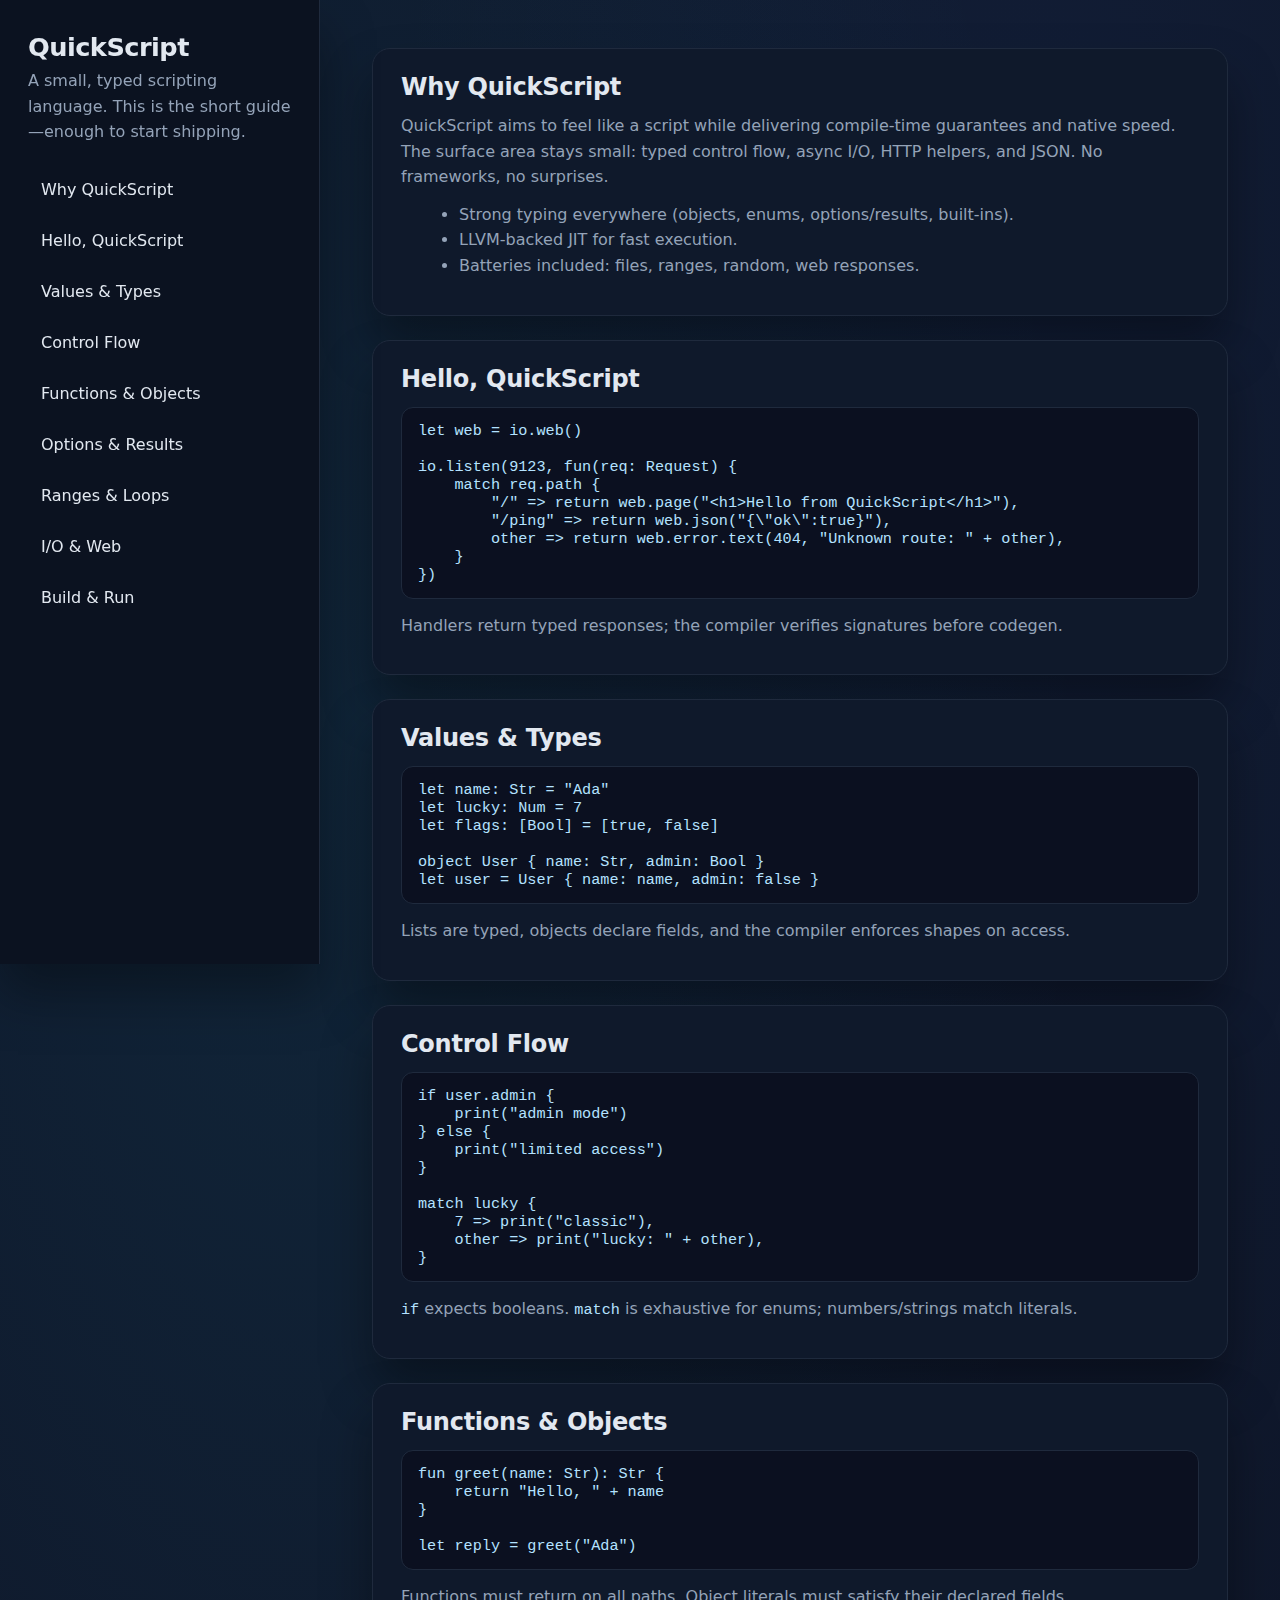
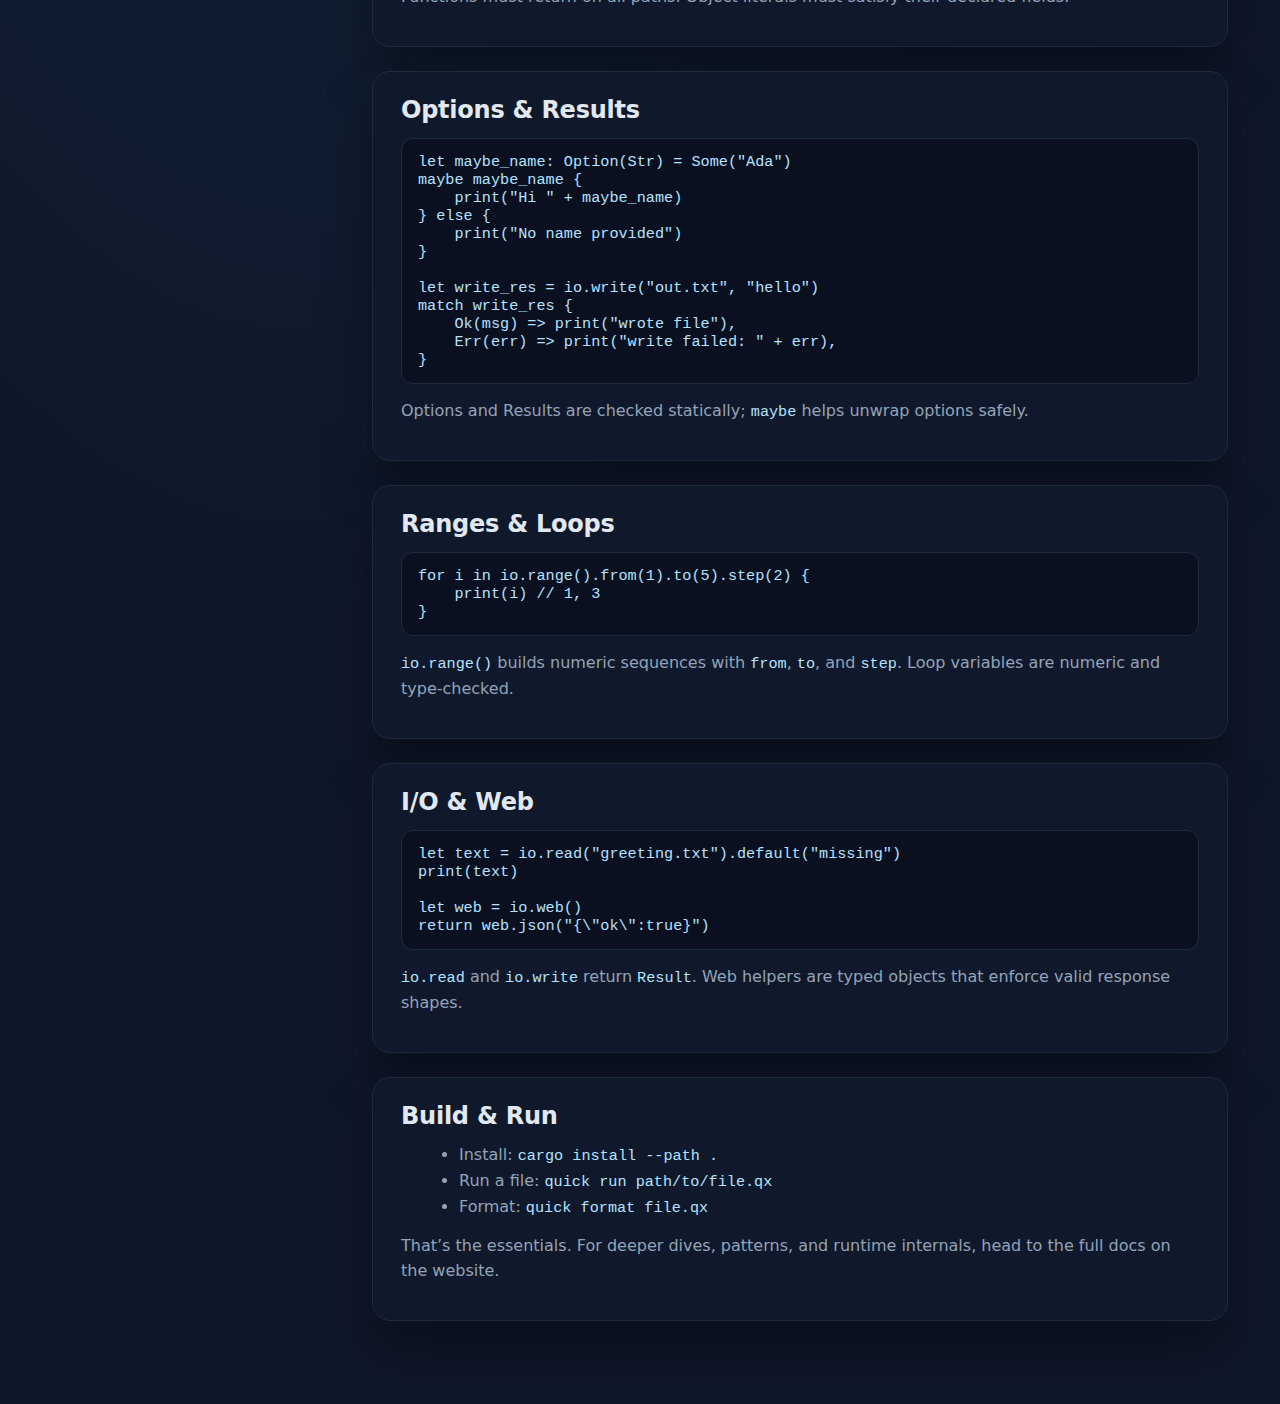
<file: guide.html>
<!doctype html>
<html lang="en">

<head>
    <meta charset="utf-8" />
    <meta name="viewport" content="width=device-width,initial-scale=1" />
    <title>QuickScript Guide</title>
    <style>
        :root {
            color-scheme: light;
            --bg: #0f172a;
            --panel: #0b1220;
            --surface: #0f192b;
            --border: #1f2a3d;
            --accent: #22d3ee;
            --accent-soft: rgba(34, 211, 238, 0.12);
            --text: #e2e8f0;
            --muted: #94a3b8;
            --code: #0b1020;
            --shadow: 0 30px 50px rgba(0, 0, 0, 0.35);
            font-family: "DM Sans", "Inter", "Segoe UI", system-ui, sans-serif;
        }

        body {
            margin: 0;
            background: radial-gradient(60% 50% at 25% 25%, rgba(34, 211, 238, 0.08), transparent),
                radial-gradient(50% 50% at 80% 10%, rgba(59, 130, 246, 0.06), transparent),
                var(--bg);
            color: var(--text);
            display: grid;
            grid-template-columns: 320px 1fr;
            min-height: 100vh;
        }

        .sidebar {
            position: sticky;
            top: 0;
            align-self: start;
            height: 100vh;
            padding: 32px 28px;
            background: var(--panel);
            border-right: 1px solid var(--border);
            box-shadow: var(--shadow);
        }

        .logo {
            font-weight: 800;
            font-size: 1.6rem;
            letter-spacing: -0.02em;
            margin: 0 0 6px;
        }

        .tagline {
            margin: 0 0 24px;
            color: var(--muted);
        }

        .toc {
            display: flex;
            flex-direction: column;
            gap: 10px;
        }

        .toc a {
            color: var(--text);
            text-decoration: none;
            padding: 10px 12px;
            border-radius: 10px;
            border: 1px solid transparent;
            transition: border 0.2s, background 0.2s, color 0.2s;
        }

        .toc a:hover {
            border-color: var(--accent);
            background: var(--accent-soft);
            color: #e0faff;
        }

        main {
            padding: 48px 52px 64px;
            max-width: 920px;
        }

        section {
            background: var(--surface);
            border: 1px solid var(--border);
            border-radius: 18px;
            padding: 24px 28px;
            margin-bottom: 24px;
            box-shadow: var(--shadow);
        }

        h1,
        h2 {
            margin: 0 0 12px;
            letter-spacing: -0.01em;
        }

        p {
            margin: 0 0 12px;
            color: var(--muted);
            line-height: 1.6;
        }

        pre {
            margin: 14px 0;
            background: var(--code);
            border: 1px solid var(--border);
            border-radius: 12px;
            padding: 14px 16px;
            overflow-x: auto;
        }

        code {
            font-family: "Berkeley Mono", "JetBrains Mono", "SFMono-Regular", Consolas, monospace;
            color: #b4e2ff;
            font-size: 0.95rem;
        }

        ul {
            margin: 0 0 12px 18px;
            color: var(--muted);
            line-height: 1.6;
        }
    </style>
</head>

<body>
    <aside class="sidebar">
        <h1 class="logo">QuickScript</h1>
        <p class="tagline">A small, typed scripting language. This is the short guide—enough to start shipping.</p>
        <nav class="toc">
            <a href="#intro">Why QuickScript</a>
            <a href="#hello">Hello, QuickScript</a>
            <a href="#values">Values & Types</a>
            <a href="#flow">Control Flow</a>
            <a href="#funcs">Functions & Objects</a>
            <a href="#options">Options & Results</a>
            <a href="#ranges">Ranges & Loops</a>
            <a href="#io">I/O & Web</a>
            <a href="#run">Build & Run</a>
        </nav>
    </aside>

    <main>
        <section id="intro">
            <h2>Why QuickScript</h2>
            <p>QuickScript aims to feel like a script while delivering compile-time guarantees and native speed.
                The surface area stays small: typed control flow, async I/O, HTTP helpers, and JSON. No frameworks,
                no surprises.</p>
            <ul>
                <li>Strong typing everywhere (objects, enums, options/results, built-ins).</li>
                <li>LLVM-backed JIT for fast execution.</li>
                <li>Batteries included: files, ranges, random, web responses.</li>
            </ul>
        </section>

        <section id="hello">
            <h2>Hello, QuickScript</h2>
            <pre><code>let web = io.web()

io.listen(9123, fun(req: Request) {
    match req.path {
        "/" => return web.page("&lt;h1&gt;Hello from QuickScript&lt;/h1&gt;"),
        "/ping" => return web.json("{\"ok\":true}"),
        other => return web.error.text(404, "Unknown route: " + other),
    }
})</code></pre>
            <p>Handlers return typed responses; the compiler verifies signatures before codegen.</p>
        </section>

        <section id="values">
            <h2>Values & Types</h2>
            <pre><code>let name: Str = "Ada"
let lucky: Num = 7
let flags: [Bool] = [true, false]

object User { name: Str, admin: Bool }
let user = User { name: name, admin: false }</code></pre>
            <p>Lists are typed, objects declare fields, and the compiler enforces shapes on access.</p>
        </section>

        <section id="flow">
            <h2>Control Flow</h2>
            <pre><code>if user.admin {
    print("admin mode")
} else {
    print("limited access")
}

match lucky {
    7 => print("classic"),
    other => print("lucky: " + other),
}</code></pre>
            <p><code>if</code> expects booleans. <code>match</code> is exhaustive for enums; numbers/strings match literals.</p>
        </section>

        <section id="funcs">
            <h2>Functions & Objects</h2>
            <pre><code>fun greet(name: Str): Str {
    return "Hello, " + name
}

let reply = greet("Ada")</code></pre>
            <p>Functions must return on all paths. Object literals must satisfy their declared fields.</p>
        </section>

        <section id="options">
            <h2>Options & Results</h2>
            <pre><code>let maybe_name: Option(Str) = Some("Ada")
maybe maybe_name {
    print("Hi " + maybe_name)
} else {
    print("No name provided")
}

let write_res = io.write("out.txt", "hello")
match write_res {
    Ok(msg) => print("wrote file"),
    Err(err) => print("write failed: " + err),
}</code></pre>
            <p>Options and Results are checked statically; <code>maybe</code> helps unwrap options safely.</p>
        </section>

        <section id="ranges">
            <h2>Ranges & Loops</h2>
            <pre><code>for i in io.range().from(1).to(5).step(2) {
    print(i) // 1, 3
}</code></pre>
            <p><code>io.range()</code> builds numeric sequences with <code>from</code>, <code>to</code>, and <code>step</code>.
                Loop variables are numeric and type-checked.</p>
        </section>

        <section id="io">
            <h2>I/O & Web</h2>
            <pre><code>let text = io.read("greeting.txt").default("missing")
print(text)

let web = io.web()
return web.json("{\"ok\":true}")</code></pre>
            <p><code>io.read</code> and <code>io.write</code> return <code>Result</code>. Web helpers are typed objects that
                enforce valid response shapes.</p>
        </section>

        <section id="run">
            <h2>Build & Run</h2>
            <ul>
                <li>Install: <code>cargo install --path .</code></li>
                <li>Run a file: <code>quick run path/to/file.qx</code></li>
                <li>Format: <code>quick format file.qx</code></li>
            </ul>
            <p>That’s the essentials. For deeper dives, patterns, and runtime internals, head to the full docs on the
                website.</p>
        </section>
    </main>
</body>

</html>
</file>
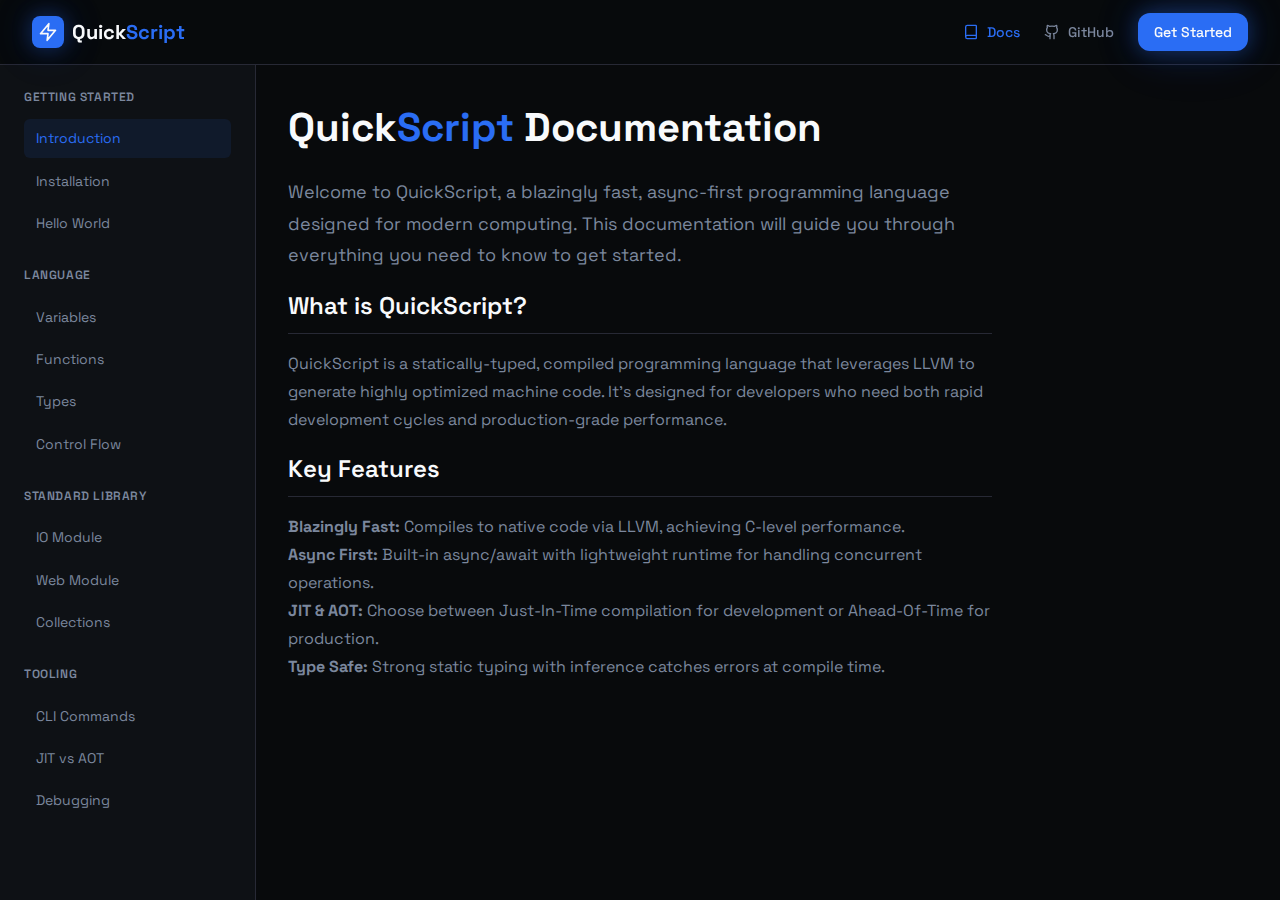
<file: lander/docs.html>
<!doctype html>
<html lang="en">
    <head>
        <meta charset="UTF-8" />
        <meta name="viewport" content="width=device-width, initial-scale=1.0" />
        <title>Documentation - QuickScript</title>
        <meta
            name="description"
            content="QuickScript documentation - Learn how to use the blazingly fast, async-first programming language."
        />
        <link rel="stylesheet" href="styles.css" />
    </head>
    <body>
        <!-- Header -->
        <header class="header">
            <div class="container header-content">
                <a href="index.html" class="logo">
                    <div class="logo-icon glow">
                        <svg
                            xmlns="http://www.w3.org/2000/svg"
                            viewBox="0 0 24 24"
                            fill="none"
                            stroke="currentColor"
                            stroke-width="2"
                            stroke-linecap="round"
                            stroke-linejoin="round"
                        >
                            <path d="M13 2 3 14h9l-1 8 10-12h-9l1-8z" />
                        </svg>
                    </div>
                    <span class="logo-text font-display"
                        >Quick<span>Script</span></span
                    >
                </a>
                <nav class="nav">
                    <a href="docs.html" class="nav-link active">
                        <svg
                            xmlns="http://www.w3.org/2000/svg"
                            viewBox="0 0 24 24"
                            fill="none"
                            stroke="currentColor"
                            stroke-width="2"
                            stroke-linecap="round"
                            stroke-linejoin="round"
                        >
                            <path
                                d="M4 19.5v-15A2.5 2.5 0 0 1 6.5 2H19a1 1 0 0 1 1 1v18a1 1 0 0 1-1 1H6.5a1 1 0 0 1 0-5H20"
                            />
                        </svg>
                        Docs
                    </a>
                    <a
                        href="https://github.com"
                        target="_blank"
                        rel="noopener noreferrer"
                        class="nav-link"
                    >
                        <svg
                            xmlns="http://www.w3.org/2000/svg"
                            viewBox="0 0 24 24"
                            fill="none"
                            stroke="currentColor"
                            stroke-width="2"
                            stroke-linecap="round"
                            stroke-linejoin="round"
                        >
                            <path
                                d="M15 22v-4a4.8 4.8 0 0 0-1-3.5c3 0 6-2 6-5.5.08-1.25-.27-2.48-1-3.5.28-1.15.28-2.35 0-3.5 0 0-1 0-3 1.5-2.64-.5-5.36-.5-8 0C6 2 5 2 5 2c-.3 1.15-.3 2.35 0 3.5A5.403 5.403 0 0 0 4 9c0 3.5 3 5.5 6 5.5-.39.49-.68 1.05-.85 1.65-.17.6-.22 1.23-.15 1.85v4"
                            />
                            <path d="M9 18c-4.51 2-5-2-7-2" />
                        </svg>
                        GitHub
                    </a>
                    <a href="#" class="btn btn-primary btn-sm glow"
                        >Get Started</a
                    >
                </nav>
            </div>
        </header>

        <!-- Docs Layout -->
        <div class="docs-layout">
            <!-- Sidebar -->
            <aside class="docs-sidebar" id="docs-sidebar">
                <div class="sidebar-section">
                    <h3 class="sidebar-title">Getting Started</h3>
                    <nav class="sidebar-nav">
                        <a
                            class="sidebar-link active"
                            data-section="introduction"
                            >Introduction</a
                        >
                        <a class="sidebar-link" data-section="installation"
                            >Installation</a
                        >
                        <a class="sidebar-link" data-section="hello-world"
                            >Hello World</a
                        >
                    </nav>
                </div>

                <div class="sidebar-section">
                    <h3 class="sidebar-title">Language</h3>
                    <nav class="sidebar-nav">
                        <a class="sidebar-link" data-section="variables"
                            >Variables</a
                        >
                        <a class="sidebar-link" data-section="functions"
                            >Functions</a
                        >
                        <a class="sidebar-link" data-section="types">Types</a>
                        <a class="sidebar-link" data-section="control-flow"
                            >Control Flow</a
                        >
                    </nav>
                </div>

                <div class="sidebar-section">
                    <h3 class="sidebar-title">Standard Library</h3>
                    <nav class="sidebar-nav">
                        <a class="sidebar-link" data-section="io-module"
                            >IO Module</a
                        >
                        <a class="sidebar-link" data-section="web-module"
                            >Web Module</a
                        >
                        <a class="sidebar-link" data-section="collections"
                            >Collections</a
                        >
                    </nav>
                </div>

                <div class="sidebar-section">
                    <h3 class="sidebar-title">Tooling</h3>
                    <nav class="sidebar-nav">
                        <a class="sidebar-link" data-section="cli"
                            >CLI Commands</a
                        >
                        <a class="sidebar-link" data-section="jit-vs-aot"
                            >JIT vs AOT</a
                        >
                        <a class="sidebar-link" data-section="debugging"
                            >Debugging</a
                        >
                    </nav>
                </div>
            </aside>

            <!-- Main Content -->
            <main class="docs-content">
                <!-- Introduction -->
                <section id="introduction" class="docs-section active">
                    <h1 class="font-display">
                        Quick<span>Script</span> Documentation
                    </h1>
                    <p class="docs-intro">
                        Welcome to QuickScript, a blazingly fast, async-first
                        programming language designed for modern computing. This
                        documentation will guide you through everything you need
                        to know to get started.
                    </p>

                    <h2>What is QuickScript?</h2>
                    <p>
                        QuickScript is a statically-typed, compiled programming
                        language that leverages LLVM to generate highly
                        optimized machine code. It's designed for developers who
                        need both rapid development cycles and production-grade
                        performance.
                    </p>

                    <h2>Key Features</h2>
                    <p>
                        <strong>Blazingly Fast:</strong> Compiles to native code
                        via LLVM, achieving C-level performance.<br />
                        <strong>Async First:</strong> Built-in async/await with
                        lightweight runtime for handling concurrent
                        operations.<br />
                        <strong>JIT & AOT:</strong> Choose between Just-In-Time
                        compilation for development or Ahead-Of-Time for
                        production.<br />
                        <strong>Type Safe:</strong> Strong static typing with
                        inference catches errors at compile time.
                    </p>
                </section>

                <!-- Installation -->
                <section id="installation" class="docs-section">
                    <h1 class="font-display">Installation</h1>
                    <p class="docs-intro">
                        Get QuickScript up and running on your system in
                        minutes.
                    </p>

                    <h2>macOS & Linux</h2>
                    <p>
                        Install QuickScript using the official installer script:
                    </p>
                    <div class="code-block">
                        <pre><code>curl -fsSL https://quick-script.dev/install.sh | sh</code></pre>
                    </div>

                    <h2>Windows</h2>
                    <p>
                        Download the Windows installer from the releases page or
                        use PowerShell:
                    </p>
                    <div class="code-block">
                        <pre><code>irm https://quick-script.dev/install.ps1 | iex</code></pre>
                    </div>

                    <h2>Verify Installation</h2>
                    <div class="code-block">
                        <pre><code>quick --version</code></pre>
                    </div>
                </section>

                <!-- Hello World -->
                <section id="hello-world" class="docs-section">
                    <h1 class="font-display">Hello World</h1>
                    <p class="docs-intro">
                        Write and run your first QuickScript program.
                    </p>

                    <h2>Create Your First Program</h2>
                    <p>Create a new file called <code>hello.qx</code>:</p>
                    <div class="code-block">
                        <div class="code-block-header">
                            <div class="code-block-dots">
                                <div
                                    class="code-block-dot code-block-dot-red"
                                ></div>
                                <div
                                    class="code-block-dot code-block-dot-yellow"
                                ></div>
                                <div
                                    class="code-block-dot code-block-dot-green"
                                ></div>
                            </div>
                            <span class="code-block-filename">hello.qx</span>
                        </div>
                        <pre><code>print("Hello, World!")</code></pre>
                    </div>

                    <h2>Run It</h2>
                    <div class="code-block">
                        <pre><code>quick run hello.qx</code></pre>
                    </div>
                </section>

                <!-- Variables -->
                <section id="variables" class="docs-section">
                    <h1 class="font-display">Variables</h1>
                    <p class="docs-intro">
                        Learn how to declare and use variables in QuickScript.
                    </p>

                    <h2>Declaration</h2>
                    <p>
                        Use the <code>let</code> keyword to declare variables:
                    </p>
                    <div class="code-block">
                        <pre><code>let name = "QuickScript";
let version = 1.0;
let isAwesome = true;</code></pre>
                    </div>

                    <h2>Type Annotations</h2>
                    <p>You can optionally specify types explicitly:</p>
                    <div class="code-block">
                        <pre><code>let count: Num = 42;
let message: Str = "Hello";
let active: Bool = true;</code></pre>
                    </div>
                </section>

                <!-- Functions -->
                <section id="functions" class="docs-section">
                    <h1 class="font-display">Functions</h1>
                    <p class="docs-intro">
                        Define reusable blocks of code with functions.
                    </p>

                    <h2>Basic Functions</h2>
                    <div class="code-block">
                        <pre><code>fun greet(name: Str) {
    print("Hello, " + name + "!");
}

greet("World");</code></pre>
                    </div>

                    <h2>Return Values</h2>
                    <div class="code-block">
                        <pre><code>fun add(a: Num, b: Num) {
    return a + b;
}

let result = add(5, 3);
print(result); // Outputs: 8</code></pre>
                    </div>

                    <h2>Anonymous Functions</h2>
                    <div class="code-block">
                        <pre><code>let double = fun(x: Num) {
    return x * 2;
};

print(double(21)); // Outputs: 42</code></pre>
                    </div>
                </section>

                <!-- Types -->
                <section id="types" class="docs-section">
                    <h1 class="font-display">Types</h1>
                    <p class="docs-intro">
                        QuickScript's type system keeps your code safe and fast.
                    </p>

                    <h2>Primitive Types</h2>
                    <p>
                        <strong>Num</strong> - Numbers (integers and floats)<br />
                        <strong>Str</strong> - Strings<br />
                        <strong>Bool</strong> - Booleans (true/false)
                    </p>

                    <h2>Type Inference</h2>
                    <p>QuickScript automatically infers types when possible:</p>
                    <div class="code-block">
                        <pre><code>let x = 42;        // Inferred as Num
let y = "hello";   // Inferred as Str
let z = true;      // Inferred as Bool</code></pre>
                    </div>
                </section>

                <!-- Control Flow -->
                <section id="control-flow" class="docs-section">
                    <h1 class="font-display">Control Flow</h1>
                    <p class="docs-intro">
                        Control the execution flow of your programs.
                    </p>

                    <h2>If Statements</h2>
                    <div class="code-block">
                        <pre><code>let age = 18;

if age >= 18 {
    print("Adult");
} else {
    print("Minor");
}</code></pre>
                    </div>

                    <h2>For Loops</h2>
                    <div class="code-block">
                        <pre><code>for i in io.range().to(10) {
    print(i.str());
}</code></pre>
                    </div>
                </section>

                <!-- IO Module -->
                <section id="io-module" class="docs-section">
                    <h1 class="font-display">IO Module</h1>
                    <p class="docs-intro">
                        Handle input/output operations with the IO module.
                    </p>

                    <h2>Console Output</h2>
                    <div class="code-block">
                        <pre><code>print("Hello, World!");
let answer = 42;
print("The answer is: " + answer.str());</code></pre>
                    </div>

                    <h2>Ranges</h2>
                    <div class="code-block">
                        <pre><code>for i in io.range().from(1).to(5) {
    print(i.str());
}
// Outputs: 1, 2, 3, 4</code></pre>
                    </div>

                    <h2>Network Listeners</h2>
                    <div class="code-block">
                        <pre><code>io.listen(8080, fun(req: Request) {
    return web.text("Hello!");
});</code></pre>
                    </div>
                </section>

                <!-- Web Module -->
                <section id="web-module" class="docs-section">
                    <h1 class="font-display">Web Module</h1>
                    <p class="docs-intro">
                        Build web servers and APIs with ease.
                    </p>

                    <h2>Creating a Web Server</h2>
                    <div class="code-block">
                        <div class="code-block-header">
                            <div class="code-block-dots">
                                <div
                                    class="code-block-dot code-block-dot-red"
                                ></div>
                                <div
                                    class="code-block-dot code-block-dot-yellow"
                                ></div>
                                <div
                                    class="code-block-dot code-block-dot-green"
                                ></div>
                            </div>
                            <span class="code-block-filename">server.qx</span>
                        </div>
                        <pre><code>let web = io.web();

io.listen(8080, fun(req: Request) {
    return web.file("./public" + req.path);
})
</code></pre>
                    </div>

                    <h2>Text Responses</h2>
                    <div class="code-block">
                        <pre><code>let web = io.web();

io.listen(8087, fun(req: Request) {
    return web.text("Ok!");
})</code></pre>
                    </div>
                </section>

                <!-- Collections -->
                <section id="collections" class="docs-section">
                    <h1 class="font-display">Collections</h1>
                    <p class="docs-intro">
                        Work with arrays and other collection types.
                    </p>

                    <h2>Arrays</h2>
                    <div class="code-block">
                        <pre><code>let numbers = [1, 2, 3, 4, 5];
let names = ["Alice", "Bob", "Charlie"];</code></pre>
                    </div>

                    <h2>Iteration</h2>
                    <div class="code-block">
                        <pre><code>let items = [10, 20, 30];

for i in io.range().to(items.len()){
    print(items[i].str());
}</code></pre>
                    </div>
                </section>

                <!-- CLI -->
                <section id="cli" class="docs-section">
                    <h1 class="font-display">CLI Commands</h1>
                    <p class="docs-intro">
                        Master the QuickScript command-line interface.
                    </p>

                    <h2>Running Programs</h2>
                    <div class="code-block">
                        <pre><code>quick run script.qx      # Run with JIT
quick build script.qx    # Compile to binary</code></pre>
                    </div>

                    <h2>Project Management</h2>
                    <div class="code-block">
                        <pre><code>
quick format                # Format code</code></pre>
                    </div>
                </section>

                <!-- JIT vs AOT -->
                <section id="jit-vs-aot" class="docs-section">
                    <h1 class="font-display">JIT vs AOT</h1>
                    <p class="docs-intro">
                        Choose the right compilation strategy for your use case.
                    </p>

                    <h2>JIT (Just-In-Time)</h2>
                    <p>
                        Best for development and scripting. Fast startup,
                        immediate execution.
                    </p>
                    <div class="code-block">
                        <pre><code>quick run script.qx</code></pre>
                    </div>

                    <h2>AOT (Ahead-Of-Time)</h2>
                    <p>
                        Best for production. Maximum performance, standalone
                        binaries.
                    </p>
                    <div class="code-block">
                        <pre><code>quick build script.qx
./bulid/program</code></pre>
                    </div>
                </section>

                <!-- Debugging -->
                <section id="debugging" class="docs-section">
                    <h1 class="font-display">Debugging</h1>
                    <p class="docs-intro">
                        Tools and techniques for debugging QuickScript programs.
                    </p>

                    <h2>Debug Mode</h2>
                    <p>Run with debug symbols for better error messages:</p>
                    <div class="code-block">
                        <pre><code>quick run --debug script.qx</code></pre>
                    </div>

                    <h2>Print Debugging</h2>
                    <div class="code-block">
                        <pre><code>let value = computeSomething();
print("DEBUG: value = " + value.str());

// Continue with program...</code></pre>
                    </div>
                </section>
            </main>
        </div>

        <!-- Mobile Menu Button -->
        <button
            class="mobile-menu-btn"
            id="mobile-menu-btn"
            aria-label="Toggle menu"
        >
            <svg
                xmlns="http://www.w3.org/2000/svg"
                viewBox="0 0 24 24"
                fill="none"
                stroke="currentColor"
                stroke-width="2"
                stroke-linecap="round"
                stroke-linejoin="round"
            >
                <line x1="4" x2="20" y1="12" y2="12" />
                <line x1="4" x2="20" y1="6" y2="6" />
                <line x1="4" x2="20" y1="18" y2="18" />
            </svg>
        </button>

        <script src="script.js"></script>
    </body>
</html>
</file>
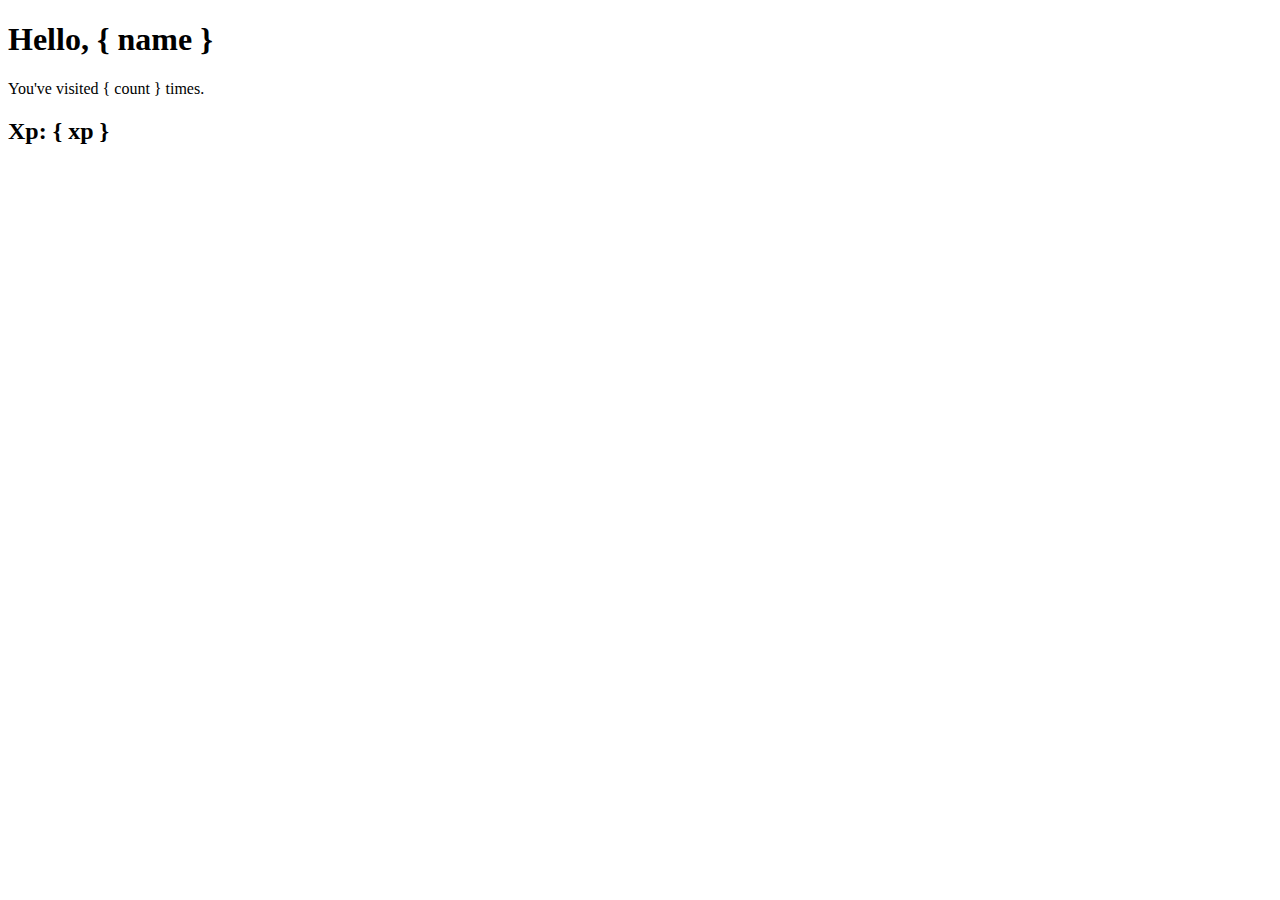
<file: test/user.html>
<!DOCTYPE html>
<html lang="en">

<head>
    <meta charset="UTF-8">
    <meta name="viewport" content="width=device-width, initial-scale=1.0">
    <title>Document</title>
</head>

<body>
    <h1>Hello, { name }</h1>
    <p>You've visited { count } times.</p>
    <h2>Xp: { xp }</h2>
</body>

</html>
</file>
<file: lander/styles.css>
@import url('https://fonts.googleapis.com/css2?family=JetBrains+Mono:wght@400;500;600;700&family=Space+Grotesk:wght@400;500;600;700&display=swap');

/* CSS Reset */
*, *::before, *::after {
  box-sizing: border-box;
  margin: 0;
  padding: 0;
}

/* CSS Variables */
:root {
  --background: 220 20% 4%;
  --foreground: 210 40% 98%;
  --card: 220 20% 7%;
  --card-foreground: 210 40% 98%;
  --popover: 220 20% 7%;
  --popover-foreground: 210 40% 98%;
  --primary: 220 90% 56%;
  --primary-foreground: 220 20% 98%;
  --secondary: 230 20% 12%;
  --secondary-foreground: 210 40% 98%;
  --muted: 230 15% 15%;
  --muted-foreground: 220 15% 55%;
  --accent: 250 85% 65%;
  --accent-foreground: 220 20% 98%;
  --destructive: 0 84% 60%;
  --border: 230 15% 18%;
  --input: 230 15% 18%;
  --ring: 220 90% 56%;
  --radius: 0.75rem;
  --glow: 220 90% 56%;
  --glow-secondary: 250 85% 65%;
  --code-bg: 230 25% 8%;
  --code-border: 230 15% 15%;
}

/* Base Styles */
html {
  scroll-behavior: smooth;
}

body {
  font-family: 'Space Grotesk', system-ui, sans-serif;
  background-color: hsl(var(--background));
  color: hsl(var(--foreground));
  line-height: 1.6;
  -webkit-font-smoothing: antialiased;
  -moz-osx-font-smoothing: grayscale;
}

a {
  color: inherit;
  text-decoration: none;
}

/* Typography */
.font-mono {
  font-family: 'JetBrains Mono', ui-monospace, monospace;
}

.font-display {
  font-family: 'Space Grotesk', system-ui, sans-serif;
}

/* Container */
.container {
  width: 100%;
  max-width: 1400px;
  margin: 0 auto;
  padding: 0 1rem;
}

@media (min-width: 640px) {
  .container { padding: 0 2rem; }
}

/* Grid Background */
.bg-grid {
  background-image: 
    linear-gradient(hsl(var(--border) / 0.3) 1px, transparent 1px),
    linear-gradient(90deg, hsl(var(--border) / 0.3) 1px, transparent 1px);
  background-size: 60px 60px;
}

/* Glow Effects */
.glow {
  box-shadow: 0 0 20px hsl(var(--glow) / 0.3),
              0 0 40px hsl(var(--glow) / 0.2),
              0 0 60px hsl(var(--glow) / 0.1);
}

.glow-text {
  text-shadow: 0 0 20px hsl(var(--glow) / 0.5),
               0 0 40px hsl(var(--glow) / 0.3);
}

/* Text Gradient */
.text-gradient {
  background: linear-gradient(to right, hsl(var(--primary)), hsl(var(--glow-secondary)), hsl(var(--primary)));
  -webkit-background-clip: text;
  -webkit-text-fill-color: transparent;
  background-clip: text;
}

/* Buttons */
.btn {
  display: inline-flex;
  align-items: center;
  justify-content: center;
  gap: 0.5rem;
  padding: 0.75rem 1.5rem;
  font-size: 0.875rem;
  font-weight: 500;
  border-radius: var(--radius);
  border: none;
  cursor: pointer;
  transition: all 0.2s ease;
  text-decoration: none;
}

.btn-primary {
  background-color: hsl(var(--primary));
  color: hsl(var(--primary-foreground));
}

.btn-primary:hover {
  opacity: 0.9;
}

.btn-outline {
  background-color: transparent;
  border: 1px solid hsl(var(--border));
  color: hsl(var(--foreground));
}

.btn-outline:hover {
  background-color: hsl(var(--secondary));
  border-color: hsl(var(--primary) / 0.5);
}

.btn-sm {
  padding: 0.5rem 1rem;
  font-size: 0.875rem;
}

.btn-lg {
  padding: 1rem 2rem;
  font-size: 1rem;
}

/* Header */
.header {
  position: fixed;
  top: 0;
  left: 0;
  right: 0;
  z-index: 50;
  border-bottom: 1px solid hsl(var(--border));
  background-color: hsl(var(--background) / 0.8);
  backdrop-filter: blur(12px);
}

.header-content {
  display: flex;
  align-items: center;
  justify-content: space-between;
  height: 4rem;
}

.logo {
  display: flex;
  align-items: center;
  gap: 0.5rem;
}

.logo-icon {
  width: 2rem;
  height: 2rem;
  border-radius: 0.5rem;
  background-color: hsl(var(--primary));
  display: flex;
  align-items: center;
  justify-content: center;
}

.logo-icon svg {
  width: 1.25rem;
  height: 1.25rem;
  color: hsl(var(--primary-foreground));
}

.logo-text {
  font-size: 1.25rem;
  font-weight: 700;
}

.logo-text span {
  color: hsl(var(--primary));
}

.nav {
  display: flex;
  align-items: center;
  gap: 1.5rem;
}

.nav-link {
  display: flex;
  align-items: center;
  gap: 0.5rem;
  font-size: 0.875rem;
  font-weight: 500;
  color: hsl(var(--muted-foreground));
  transition: color 0.2s ease;
}

.nav-link:hover,
.nav-link.active {
  color: hsl(var(--primary));
}

.nav-link svg {
  width: 1rem;
  height: 1rem;
}

/* Hero Section */
.hero {
  position: relative;
  min-height: 100vh;
  padding-top: 8rem;
  padding-bottom: 5rem;
  overflow: hidden;
}

.hero-bg {
  position: absolute;
  inset: 0;
  opacity: 0.5;
}

.hero-glow-1 {
  position: absolute;
  top: 25%;
  left: 25%;
  width: 24rem;
  height: 24rem;
  background-color: hsl(var(--primary) / 0.1);
  border-radius: 50%;
  filter: blur(100px);
  animation: pulse-glow 3s ease-in-out infinite;
}

.hero-glow-2 {
  position: absolute;
  bottom: 25%;
  right: 25%;
  width: 18rem;
  height: 18rem;
  background-color: hsl(var(--glow-secondary) / 0.1);
  border-radius: 50%;
  filter: blur(80px);
}

.hero-content {
  position: relative;
  display: grid;
  grid-template-columns: 1fr;
  gap: 3rem;
  align-items: center;
}

@media (min-width: 1024px) {
  .hero-content {
    grid-template-columns: 1fr 1fr;
  }
}

.hero-badge {
  display: inline-flex;
  align-items: center;
  gap: 0.5rem;
  padding: 0.25rem 0.75rem;
  border-radius: 9999px;
  background-color: hsl(var(--primary) / 0.1);
  border: 1px solid hsl(var(--primary) / 0.2);
  color: hsl(var(--primary));
  font-size: 0.875rem;
  margin-bottom: 1.5rem;
}

.hero-badge svg {
  width: 1rem;
  height: 1rem;
}

.hero h1 {
  font-size: 3rem;
  font-weight: 700;
  line-height: 1.1;
  margin-bottom: 1.5rem;
}

@media (min-width: 768px) {
  .hero h1 { font-size: 3.75rem; }
}

@media (min-width: 1024px) {
  .hero h1 { font-size: 4.5rem; }
}

.hero-description {
  font-size: 1.25rem;
  color: hsl(var(--muted-foreground));
  line-height: 1.75;
  margin-bottom: 2rem;
  max-width: 32rem;
}

.hero-buttons {
  display: flex;
  flex-wrap: wrap;
  gap: 1rem;
}

.hero-stats {
  display: grid;
  grid-template-columns: repeat(3, 1fr);
  gap: 1.5rem;
  margin-top: 3rem;
  padding-top: 2rem;
  border-top: 1px solid hsl(var(--border));
}

.hero-stat-value {
  font-size: 1.875rem;
  font-weight: 700;
  color: hsl(var(--primary));
}

.hero-stat-label {
  font-size: 0.875rem;
  color: hsl(var(--muted-foreground));
}

.hero-code {
  animation: float 6s ease-in-out infinite;
}

/* Code Block */
.code-block {
  background-color: hsl(var(--code-bg));
  border: 1px solid hsl(var(--code-border));
  border-radius: var(--radius);
  overflow: hidden;
}

.code-block-header {
  padding: 0.5rem 1rem;
  border-bottom: 1px solid hsl(var(--code-border));
  background-color: hsl(var(--secondary) / 0.5);
  display: flex;
  align-items: center;
  gap: 0.5rem;
}

.code-block-dots {
  display: flex;
  gap: 0.375rem;
}

.code-block-dot {
  width: 0.75rem;
  height: 0.75rem;
  border-radius: 50%;
}

.code-block-dot-red { background-color: hsl(var(--destructive) / 0.6); }
.code-block-dot-yellow { background-color: hsl(var(--accent) / 0.8); }
.code-block-dot-green { background-color: hsl(var(--primary) / 0.6); }

.code-block-filename {
  font-size: 0.875rem;
  color: hsl(var(--muted-foreground));
  font-family: 'JetBrains Mono', monospace;
  margin-left: 0.5rem;
}

.code-block pre {
  padding: 1rem;
  overflow-x: auto;
  margin: 0;
}

.code-block code {
  font-size: 0.875rem;
  font-family: 'JetBrains Mono', monospace;
  color: hsl(var(--foreground) / 0.9);
  line-height: 1.75;
  white-space: pre;
}

/* Features Section */
.features {
  padding: 6rem 0;
  position: relative;
}

.section-header {
  text-align: center;
  margin-bottom: 4rem;
}

.section-header h2 {
  font-size: 2.5rem;
  font-weight: 700;
  margin-bottom: 1rem;
}

@media (min-width: 768px) {
  .section-header h2 { font-size: 3rem; }
}

.section-header h2 span {
  color: hsl(var(--primary));
}

.section-header p {
  font-size: 1.25rem;
  color: hsl(var(--muted-foreground));
  max-width: 42rem;
  margin: 0 auto;
}

.features-grid {
  display: grid;
  grid-template-columns: 1fr;
  gap: 1.5rem;
}

@media (min-width: 768px) {
  .features-grid { grid-template-columns: repeat(2, 1fr); }
}

@media (min-width: 1024px) {
  .features-grid { grid-template-columns: repeat(3, 1fr); }
}

.feature-card {
  position: relative;
  padding: 1.5rem;
  border-radius: 0.75rem;
  background-color: hsl(var(--card));
  border: 1px solid hsl(var(--border));
  transition: all 0.3s ease;
  animation: fade-in 0.6s ease-out backwards;
}

.feature-card:nth-child(1) { animation-delay: 0ms; }
.feature-card:nth-child(2) { animation-delay: 100ms; }
.feature-card:nth-child(3) { animation-delay: 200ms; }
.feature-card:nth-child(4) { animation-delay: 300ms; }
.feature-card:nth-child(5) { animation-delay: 400ms; }
.feature-card:nth-child(6) { animation-delay: 500ms; }

.feature-card:hover {
  border-color: hsl(var(--primary) / 0.5);
  box-shadow: 0 10px 40px hsl(var(--primary) / 0.05);
}

.feature-card::before {
  content: '';
  position: absolute;
  inset: 0;
  border-radius: 0.75rem;
  background: linear-gradient(to bottom right, hsl(var(--primary) / 0.05), transparent);
  opacity: 0;
  transition: opacity 0.3s ease;
}

.feature-card:hover::before {
  opacity: 1;
}

.feature-icon {
  position: relative;
  width: 3rem;
  height: 3rem;
  border-radius: 0.5rem;
  background-color: hsl(var(--primary) / 0.1);
  display: flex;
  align-items: center;
  justify-content: center;
  margin-bottom: 1rem;
  transition: background-color 0.3s ease;
}

.feature-card:hover .feature-icon {
  background-color: hsl(var(--primary) / 0.2);
}

.feature-icon svg {
  width: 1.5rem;
  height: 1.5rem;
  color: hsl(var(--primary));
}

.feature-card h3 {
  position: relative;
  font-size: 1.25rem;
  font-weight: 600;
  margin-bottom: 0.5rem;
}

.feature-card p {
  position: relative;
  color: hsl(var(--muted-foreground));
  line-height: 1.75;
}

/* Examples Section */
.examples {
  padding: 6rem 0;
  background-color: hsl(var(--secondary) / 0.3);
}

.examples-content {
  max-width: 56rem;
  margin: 0 auto;
}

.example-tabs {
  display: flex;
  flex-wrap: wrap;
  gap: 0.5rem;
  margin-bottom: 1.5rem;
}

.example-tab {
  padding: 0.5rem 1rem;
  border-radius: 0.5rem;
  font-size: 0.875rem;
  font-weight: 500;
  background-color: hsl(var(--card));
  border: 1px solid hsl(var(--border));
  color: hsl(var(--muted-foreground));
  cursor: pointer;
  transition: all 0.2s ease;
}

.example-tab:hover {
  border-color: hsl(var(--primary) / 0.5);
  color: hsl(var(--foreground));
}

.example-tab.active {
  background-color: hsl(var(--primary));
  color: hsl(var(--primary-foreground));
  border-color: hsl(var(--primary));
}

.example-code {
  box-shadow: 0 25px 50px -12px rgba(0, 0, 0, 0.25);
}

/* Footer */
.footer {
  border-top: 1px solid hsl(var(--border));
  padding: 2rem 0;
}

.footer-content {
  display: flex;
  flex-direction: column;
  align-items: center;
  justify-content: space-between;
  gap: 1rem;
}

@media (min-width: 768px) {
  .footer-content {
    flex-direction: row;
  }
}

.footer-links {
  display: flex;
  gap: 1.5rem;
}

.footer-link {
  font-size: 0.875rem;
  color: hsl(var(--muted-foreground));
  transition: color 0.2s ease;
}

.footer-link:hover {
  color: hsl(var(--primary));
}

.footer-copyright {
  font-size: 0.875rem;
  color: hsl(var(--muted-foreground));
}

/* Animations */
@keyframes pulse-glow {
  0%, 100% {
    box-shadow: 0 0 20px hsl(var(--glow) / 0.3);
  }
  50% {
    box-shadow: 0 0 40px hsl(var(--glow) / 0.5),
                0 0 60px hsl(var(--glow) / 0.3);
  }
}

@keyframes float {
  0%, 100% {
    transform: translateY(0);
  }
  50% {
    transform: translateY(-10px);
  }
}

@keyframes fade-in {
  from {
    opacity: 0;
    transform: translateY(20px);
  }
  to {
    opacity: 1;
    transform: translateY(0);
  }
}

.animate-fade-in {
  animation: fade-in 0.6s ease-out;
}

/* ===================
   DOCS PAGE STYLES
   =================== */

.docs-layout {
  display: flex;
  min-height: 100vh;
  padding-top: 4rem;
}

/* Sidebar */
.docs-sidebar {
  position: fixed;
  left: 0;
  top: 4rem;
  bottom: 0;
  width: 16rem;
  background-color: hsl(var(--card));
  border-right: 1px solid hsl(var(--border));
  overflow-y: auto;
  padding: 1.5rem;
  display: none;
}

@media (min-width: 1024px) {
  .docs-sidebar {
    display: block;
  }
}

.sidebar-section {
  margin-bottom: 1.5rem;
}

.sidebar-title {
  font-size: 0.75rem;
  font-weight: 600;
  text-transform: uppercase;
  letter-spacing: 0.05em;
  color: hsl(var(--muted-foreground));
  margin-bottom: 0.75rem;
}

.sidebar-nav {
  display: flex;
  flex-direction: column;
  gap: 0.25rem;
}

.sidebar-link {
  padding: 0.5rem 0.75rem;
  border-radius: 0.375rem;
  font-size: 0.875rem;
  color: hsl(var(--muted-foreground));
  transition: all 0.2s ease;
  cursor: pointer;
}

.sidebar-link:hover {
  background-color: hsl(var(--secondary));
  color: hsl(var(--foreground));
}

.sidebar-link.active {
  background-color: hsl(var(--primary) / 0.1);
  color: hsl(var(--primary));
}

/* Docs Content */
.docs-content {
  flex: 1;
  padding: 2rem;
  max-width: 48rem;
  margin: 0 auto;
}

@media (min-width: 1024px) {
  .docs-content {
    margin-left: 16rem;
  }
}

.docs-content h1 {
  font-size: 2.5rem;
  font-weight: 700;
  margin-bottom: 1rem;
}

.docs-content h1 span {
  color: hsl(var(--primary));
}

.docs-intro {
  font-size: 1.125rem;
  color: hsl(var(--muted-foreground));
  margin-bottom: 2rem;
  line-height: 1.75;
}

.docs-section {
  margin-bottom: 3rem;
  display: none;
}

.docs-section.active {
  display: block;
}

.docs-section h2 {
  font-size: 1.5rem;
  font-weight: 600;
  margin-bottom: 1rem;
  padding-bottom: 0.5rem;
  border-bottom: 1px solid hsl(var(--border));
}

.docs-section p {
  color: hsl(var(--muted-foreground));
  margin-bottom: 1rem;
  line-height: 1.75;
}

.docs-section .code-block {
  margin-bottom: 1rem;
}

/* Mobile Menu */
.mobile-menu-btn {
  display: none;
  position: fixed;
  bottom: 1.5rem;
  right: 1.5rem;
  width: 3.5rem;
  height: 3.5rem;
  border-radius: 50%;
  background-color: hsl(var(--primary));
  color: hsl(var(--primary-foreground));
  border: none;
  cursor: pointer;
  z-index: 100;
  box-shadow: 0 4px 20px hsl(var(--primary) / 0.4);
}

@media (max-width: 1023px) {
  .mobile-menu-btn {
    display: flex;
    align-items: center;
    justify-content: center;
  }
}

.mobile-menu-btn svg {
  width: 1.5rem;
  height: 1.5rem;
}

/* Mobile Sidebar Overlay */
.docs-sidebar.mobile-open {
  display: block;
  z-index: 90;
}

@media (max-width: 1023px) {
  .docs-sidebar.mobile-open {
    position: fixed;
    left: 0;
    top: 4rem;
    bottom: 0;
    width: 100%;
    max-width: 20rem;
    background-color: hsl(var(--card));
  }
}

/* Utility Classes */
.hidden {
  display: none;
}

.sr-only {
  position: absolute;
  width: 1px;
  height: 1px;
  padding: 0;
  margin: -1px;
  overflow: hidden;
  clip: rect(0, 0, 0, 0);
  white-space: nowrap;
  border-width: 0;
}
</file>
